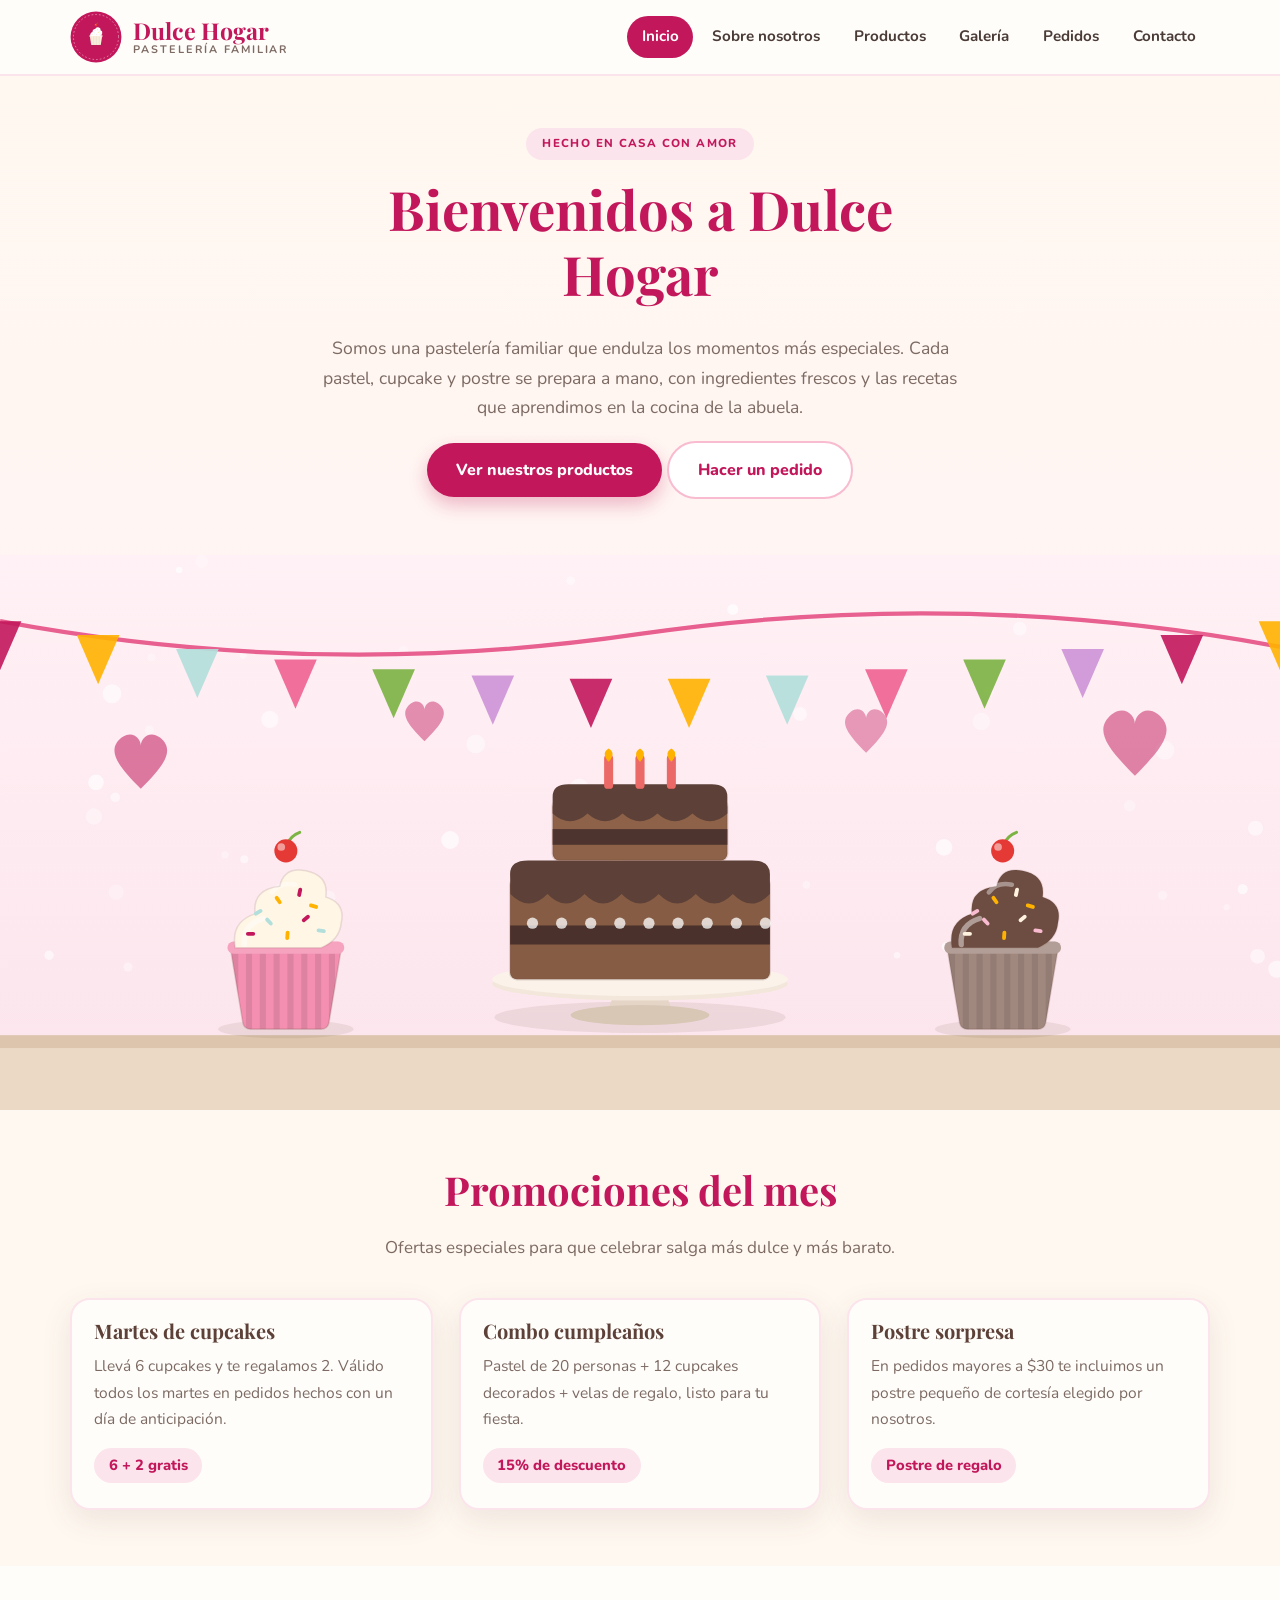
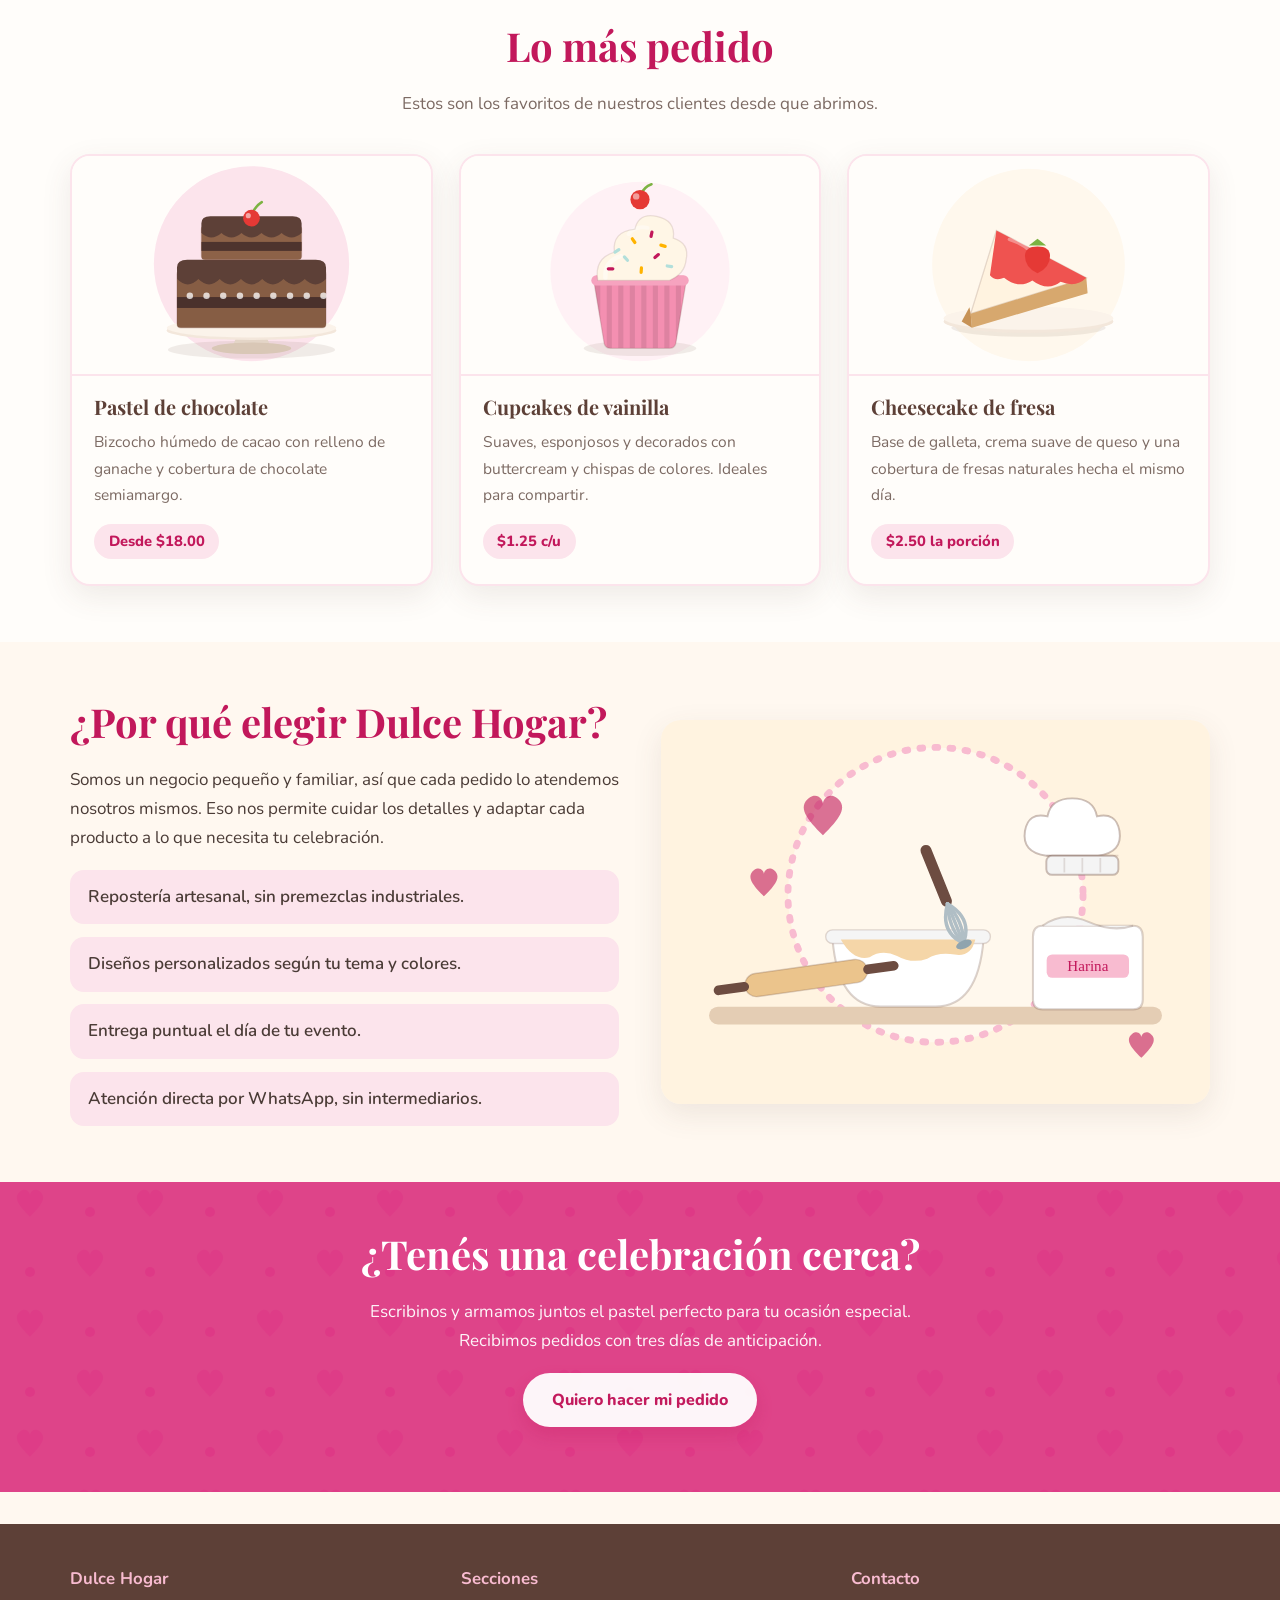
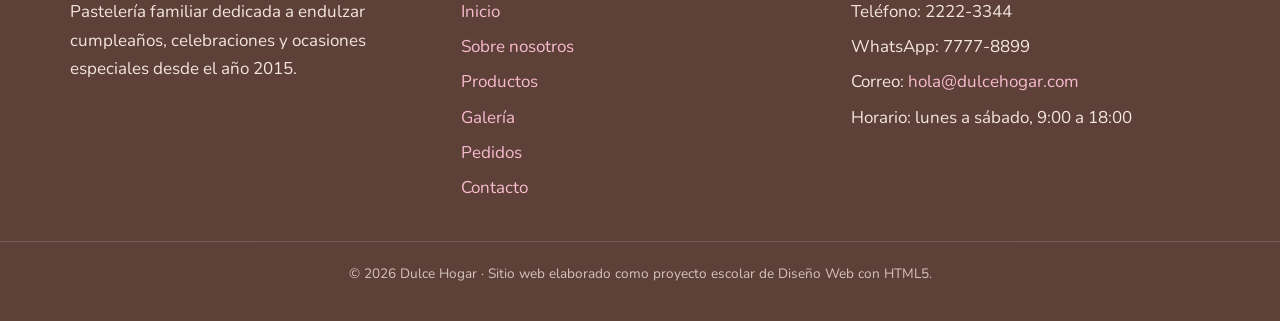
<file: index.html>
<!DOCTYPE html>
<html lang="es">
<head>
  <meta charset="UTF-8">
  <meta name="viewport" content="width=device-width, initial-scale=1.0">
  <title>Dulce Hogar | Pastelería familiar</title>
  <meta name="description" content="Dulce Hogar es una pastelería familiar que elabora pasteles, cupcakes y postres artesanales para cumpleaños, celebraciones y ocasiones especiales.">
  <meta name="author" content="Dulce Hogar">
  <link rel="icon" href="[data-uri]" type="image/svg+xml">
  <link rel="preconnect" href="https://fonts.googleapis.com">
  <link rel="preconnect" href="https://fonts.gstatic.com" crossorigin>
  <link href="https://fonts.googleapis.com/css2?family=Nunito:wght@400;600;800&family=Playfair+Display:wght@600;700&display=swap" rel="stylesheet">
  <style>
/* ============================================================
   Dulce Hogar - Pastelería familiar
   Hoja de estilos principal
   ============================================================ */

:root {
  --rosa: #c2185b;
  --rosa-medio: #e8608f;
  --rosa-claro: #f8bbd0;
  --rosa-palo: #fce4ec;
  --crema: #fff8f0;
  --crema-fuerte: #ffe9cf;
  --cafe: #5d4037;
  --texto: #4a3b36;
  --texto-suave: #7c6a63;
  --blanco: #fffdfa;
  --verde: #7cb342;
  --sombra: 0 10px 30px rgba(93, 64, 55, 0.10);
  --sombra-fuerte: 0 18px 40px rgba(93, 64, 55, 0.18);
  --radio: 20px;
}

/* ---------- Base ---------- */
* { box-sizing: border-box; }

html { scroll-behavior: smooth; }

body {
  margin: 0;
  font-family: "Nunito", "Segoe UI", Arial, sans-serif;
  color: var(--texto);
  background: var(--crema);
  line-height: 1.7;
  font-size: 17px;
}

h1, h2, h3 {
  font-family: "Playfair Display", Georgia, "Times New Roman", serif;
  color: var(--rosa);
  line-height: 1.2;
  margin: 0 0 .5em;
}

h1 { font-size: clamp(2.1rem, 5vw, 3.4rem); }
h2 { font-size: clamp(1.7rem, 3.6vw, 2.5rem); }
h3 { font-size: 1.25rem; color: var(--cafe); }

p { margin: 0 0 1em; }

a { color: var(--rosa); }

img { max-width: 100%; display: block; }

.contenedor {
  width: min(1140px, 92%);
  margin-inline: auto;
}

/* ---------- Encabezado y navegación ---------- */
.encabezado {
  position: sticky;
  top: 0;
  z-index: 50;
  background: rgba(255, 253, 250, .95);
  backdrop-filter: blur(6px);
  border-bottom: 2px solid var(--rosa-palo);
}

.barra {
  display: flex;
  align-items: center;
  justify-content: space-between;
  gap: 1rem;
  padding: .7rem 0;
}

.logo {
  display: flex;
  align-items: center;
  gap: .7rem;
  text-decoration: none;
  color: var(--rosa);
}

.logo img { width: 52px; height: 52px; }

.logo span {
  font-family: "Playfair Display", Georgia, serif;
  font-size: 1.45rem;
  font-weight: 700;
  line-height: 1.1;
}

.logo small {
  display: block;
  font-family: "Nunito", sans-serif;
  font-size: .68rem;
  letter-spacing: .18em;
  text-transform: uppercase;
  color: var(--texto-suave);
  font-weight: 700;
}

.menu {
  list-style: none;
  display: flex;
  gap: .3rem;
  margin: 0;
  padding: 0;
}

.menu a {
  display: block;
  padding: .5rem .9rem;
  border-radius: 999px;
  text-decoration: none;
  color: var(--texto);
  font-weight: 700;
  font-size: .95rem;
  transition: background .2s, color .2s;
}

.menu a:hover { background: var(--rosa-palo); color: var(--rosa); }

.menu a.activo { background: var(--rosa); color: #fff; }

.boton-menu {
  display: none;
  background: var(--rosa-palo);
  border: none;
  border-radius: 12px;
  padding: .55rem .8rem;
  font-size: 1.4rem;
  color: var(--rosa);
  cursor: pointer;
  line-height: 1;
}

/* ---------- Botones ---------- */
.boton {
  display: inline-block;
  background: var(--rosa);
  color: #fff;
  text-decoration: none;
  font-weight: 800;
  padding: .85rem 1.8rem;
  border-radius: 999px;
  border: none;
  cursor: pointer;
  font-size: 1rem;
  font-family: inherit;
  box-shadow: 0 8px 18px rgba(194, 24, 91, .28);
  transition: transform .2s, box-shadow .2s, background .2s;
}

.boton:hover { transform: translateY(-3px); box-shadow: 0 12px 24px rgba(194, 24, 91, .35); }

.boton.secundario {
  background: #fff;
  color: var(--rosa);
  border: 2px solid var(--rosa-claro);
  box-shadow: none;
}

.boton.secundario:hover { background: var(--rosa-palo); }

/* ---------- Portada ---------- */
.portada {
  position: relative;
  background: linear-gradient(180deg, var(--crema) 0%, #fff1f5 100%);
  padding: 3.2rem 0 0;
  text-align: center;
}

.portada-texto {
  max-width: 660px;
  margin-inline: auto;
  padding-bottom: 2.4rem;
}

.portada-imagen {
  width: 100%;
  height: auto;
  display: block;
}

.portada-texto p { font-size: 1.1rem; color: var(--texto-suave); }

.etiqueta {
  display: inline-block;
  background: var(--rosa-palo);
  color: var(--rosa);
  font-weight: 800;
  letter-spacing: .12em;
  text-transform: uppercase;
  font-size: .72rem;
  padding: .4rem 1rem;
  border-radius: 999px;
  margin-bottom: 1rem;
}

/* ---------- Cabecera interna de página ---------- */
.cabecera-pagina {
  background: url("[data-uri]") repeat, var(--crema-fuerte);
  padding: 3rem 0 2.6rem;
  text-align: center;
  border-bottom: 2px solid var(--rosa-palo);
}

.cabecera-pagina p {
  max-width: 640px;
  margin-inline: auto;
  color: var(--texto-suave);
}

/* ---------- Secciones ---------- */
.seccion { padding: 3.5rem 0; }

.seccion.alterna { background: var(--blanco); }

.seccion-titulo { text-align: center; margin-bottom: 2.2rem; }

.seccion-titulo p {
  max-width: 620px;
  margin-inline: auto;
  color: var(--texto-suave);
}

/* ---------- Rejillas y tarjetas ---------- */
.rejilla {
  display: grid;
  grid-template-columns: repeat(auto-fit, minmax(260px, 1fr));
  gap: 1.6rem;
}

.rejilla-2 { grid-template-columns: repeat(auto-fit, minmax(300px, 1fr)); }

.tarjeta {
  background: var(--blanco);
  border: 2px solid var(--rosa-palo);
  border-radius: var(--radio);
  overflow: hidden;
  box-shadow: var(--sombra);
  transition: transform .25s, box-shadow .25s;
  display: flex;
  flex-direction: column;
}

.tarjeta:hover { transform: translateY(-6px); box-shadow: var(--sombra-fuerte); }

.tarjeta img {
  width: 100%;
  height: 220px;
  object-fit: contain;
  background: var(--blanco);
  border-bottom: 2px solid var(--rosa-palo);
}

.tarjeta-cuerpo { padding: 1.2rem 1.4rem 1.6rem; flex: 1; }

.tarjeta-cuerpo p { color: var(--texto-suave); font-size: .97rem; }

.precio {
  display: inline-block;
  background: var(--rosa-palo);
  color: var(--rosa);
  font-weight: 800;
  padding: .3rem .9rem;
  border-radius: 999px;
  font-size: .92rem;
}

/* ---------- Bloque de texto + imagen ---------- */
.dos-columnas {
  display: grid;
  grid-template-columns: repeat(auto-fit, minmax(310px, 1fr));
  gap: 2.6rem;
  align-items: center;
}

.dos-columnas img { border-radius: var(--radio); box-shadow: var(--sombra); }

/* ---------- Lista de ventajas ---------- */
.ventajas {
  list-style: none;
  padding: 0;
  margin: 0;
  display: grid;
  gap: .8rem;
}

.ventajas li {
  background: var(--rosa-palo);
  border-radius: 14px;
  padding: .8rem 1.1rem;
  font-weight: 600;
}

/* ---------- Pasos numerados ---------- */
.pasos {
  list-style: none;
  counter-reset: paso;
  padding: 0;
  margin: 0;
  display: grid;
  grid-template-columns: repeat(auto-fit, minmax(240px, 1fr));
  gap: 1.4rem;
}

.pasos li {
  counter-increment: paso;
  background: var(--blanco);
  border: 2px solid var(--rosa-palo);
  border-radius: var(--radio);
  padding: 2.6rem 1.4rem 1.4rem;
  position: relative;
  box-shadow: var(--sombra);
}

.pasos li::before {
  content: counter(paso);
  position: absolute;
  top: -22px;
  left: 1.2rem;
  width: 46px;
  height: 46px;
  display: grid;
  place-items: center;
  background: var(--rosa);
  color: #fff;
  border-radius: 50%;
  font-weight: 800;
  font-size: 1.2rem;
  box-shadow: 0 6px 14px rgba(194, 24, 91, .3);
}

.pasos h3 { margin-bottom: .3rem; }

/* ---------- Galería ---------- */
.galeria {
  display: grid;
  grid-template-columns: repeat(auto-fit, minmax(210px, 1fr));
  gap: 1.2rem;
}

.galeria figure {
  margin: 0;
  background: var(--blanco);
  border: 2px solid var(--rosa-palo);
  border-radius: var(--radio);
  overflow: hidden;
  box-shadow: var(--sombra);
  transition: transform .25s;
}

.galeria figure:hover { transform: scale(1.03) rotate(-1deg); }

.galeria img {
  height: 190px;
  object-fit: contain;
  width: 100%;
  background: var(--blanco);
  border-bottom: 2px solid var(--rosa-palo);
}

.galeria figcaption {
  padding: .7rem 1rem 1rem;
  text-align: center;
  font-weight: 700;
  color: var(--cafe);
  font-size: .95rem;
}

/* ---------- Formularios ---------- */
.formulario {
  background: var(--blanco);
  border: 2px solid var(--rosa-palo);
  border-radius: var(--radio);
  padding: 1.8rem;
  box-shadow: var(--sombra);
  display: grid;
  gap: 1rem;
}

.campo { display: grid; gap: .35rem; }

.campo label { font-weight: 800; font-size: .93rem; color: var(--cafe); }

.campo input,
.campo select,
.campo textarea {
  font-family: inherit;
  font-size: 1rem;
  padding: .75rem .9rem;
  border: 2px solid var(--rosa-palo);
  border-radius: 12px;
  background: var(--crema);
  color: var(--texto);
}

.campo input:focus,
.campo select:focus,
.campo textarea:focus {
  outline: 3px solid var(--rosa-claro);
  border-color: var(--rosa-medio);
}

.campo textarea { min-height: 120px; resize: vertical; }

.campos-dobles {
  display: grid;
  grid-template-columns: repeat(auto-fit, minmax(220px, 1fr));
  gap: 1rem;
}

.aviso-form {
  font-size: .85rem;
  color: var(--texto-suave);
  margin: 0;
}

/* ---------- Datos de contacto ---------- */
.datos-contacto { list-style: none; padding: 0; margin: 0; display: grid; gap: 1rem; }

.datos-contacto li {
  background: var(--blanco);
  border: 2px solid var(--rosa-palo);
  border-radius: 16px;
  padding: 1rem 1.2rem;
}

.datos-contacto strong { display: block; color: var(--rosa); }

.redes { display: flex; flex-wrap: wrap; gap: .7rem; padding: 0; margin: 0; list-style: none; }

.redes a {
  display: inline-block;
  background: var(--rosa-palo);
  color: var(--rosa);
  text-decoration: none;
  font-weight: 800;
  padding: .6rem 1.2rem;
  border-radius: 999px;
  transition: background .2s, color .2s;
}

.redes a:hover { background: var(--rosa); color: #fff; }

/* ---------- Franja destacada ---------- */
.franja {
  background: var(--rosa);
  color: #fff;
  text-align: center;
  padding: 3rem 0;
  background-image: url("[data-uri]");
  background-blend-mode: soft-light;
}

.franja h2 { color: #fff; }

.franja p { max-width: 620px; margin-inline: auto; opacity: .95; }

.franja .boton { background: #fff; color: var(--rosa); }

/* ---------- Tabla ---------- */
.tabla {
  width: 100%;
  border-collapse: collapse;
  background: var(--blanco);
  border-radius: var(--radio);
  overflow: hidden;
  box-shadow: var(--sombra);
}

.tabla caption {
  caption-side: top;
  text-align: left;
  font-weight: 800;
  color: var(--texto-suave);
  padding-bottom: .6rem;
}

.tabla th, .tabla td { padding: .85rem 1rem; text-align: left; border-bottom: 1px solid var(--rosa-palo); }

.tabla thead th { background: var(--rosa); color: #fff; }

.tabla tbody tr:nth-child(even) { background: var(--rosa-palo); }

.envoltorio-tabla { overflow-x: auto; }

/* ---------- Pie de página ---------- */
.pie {
  background: var(--cafe);
  color: #f3e5df;
  padding: 2.8rem 0 1.4rem;
  margin-top: 2rem;
}

.pie h3 { color: var(--rosa-claro); font-family: "Nunito", sans-serif; font-size: 1.05rem; }

.pie a { color: var(--rosa-claro); text-decoration: none; }

.pie a:hover { text-decoration: underline; }

.pie-rejilla {
  display: grid;
  grid-template-columns: repeat(auto-fit, minmax(220px, 1fr));
  gap: 2rem;
}

.pie ul { list-style: none; padding: 0; margin: 0; }

.pie li { margin-bottom: .4rem; }

.pie-final {
  text-align: center;
  border-top: 1px solid rgba(255, 255, 255, .18);
  margin-top: 2rem;
  padding-top: 1.2rem;
  font-size: .85rem;
  opacity: .8;
}

/* ---------- Responsivo ---------- */
@media (max-width: 860px) {
  .boton-menu { display: block; }

  .menu {
    display: none;
    position: absolute;
    top: 100%;
    left: 0;
    right: 0;
    flex-direction: column;
    background: var(--blanco);
    padding: .8rem;
    gap: .2rem;
    border-bottom: 2px solid var(--rosa-palo);
    box-shadow: var(--sombra);
  }

  .menu.abierto { display: flex; }

  .encabezado { position: relative; }

  .portada { padding: 2.2rem 0 0; }

  .tarjeta img { height: 190px; }
}

  </style>
</head>

<body>
  <!-- ===================== ENCABEZADO ===================== -->
  <header class="encabezado">
    <div class="contenedor barra">
      <a class="logo" href="index.html">
        <img src="[data-uri]" alt="Logotipo de Dulce Hogar">
        <span>Dulce Hogar<small>Pastelería familiar</small></span>
      </a>

      <button class="boton-menu" type="button" aria-label="Abrir menú" aria-expanded="false" aria-controls="menu-principal">&#9776;</button>

      <nav aria-label="Menú principal">
        <ul class="menu" id="menu-principal">
          <li><a class="activo" href="index.html">Inicio</a></li>
          <li><a href="nosotros.html">Sobre nosotros</a></li>
          <li><a href="productos.html">Productos</a></li>
          <li><a href="galeria.html">Galería</a></li>
          <li><a href="pedidos.html">Pedidos</a></li>
          <li><a href="contacto.html">Contacto</a></li>
        </ul>
      </nav>
    </div>
  </header>

  <main>
    <!-- ===================== PORTADA / BIENVENIDA ===================== -->
    <section class="portada">
      <div class="contenedor">
        <div class="portada-texto">
          <span class="etiqueta">Hecho en casa con amor</span>
          <h1>Bienvenidos a Dulce Hogar</h1>
          <p>Somos una pastelería familiar que endulza los momentos más especiales.
             Cada pastel, cupcake y postre se prepara a mano, con ingredientes frescos
             y las recetas que aprendimos en la cocina de la abuela.</p>
          <p>
            <a class="boton" href="productos.html">Ver nuestros productos</a>
            <a class="boton secundario" href="pedidos.html">Hacer un pedido</a>
          </p>
        </div>
      </div>
      <img class="portada-imagen" src="[data-uri]" alt="Ilustración de una mesa con un pastel de chocolate y dos cupcakes decorados">
    </section>

    <!-- ===================== PROMOCIONES ===================== -->
    <section class="seccion" id="promociones">
      <div class="contenedor">
        <div class="seccion-titulo">
          <h2>Promociones del mes</h2>
          <p>Ofertas especiales para que celebrar salga más dulce y más barato.</p>
        </div>

        <div class="rejilla">
          <article class="tarjeta">
            <div class="tarjeta-cuerpo">
              <h3>Martes de cupcakes</h3>
              <p>Llevá 6 cupcakes y te regalamos 2. Válido todos los martes en pedidos hechos con un día de anticipación.</p>
              <span class="precio">6 + 2 gratis</span>
            </div>
          </article>

          <article class="tarjeta">
            <div class="tarjeta-cuerpo">
              <h3>Combo cumpleaños</h3>
              <p>Pastel de 20 personas + 12 cupcakes decorados + velas de regalo, listo para tu fiesta.</p>
              <span class="precio">15% de descuento</span>
            </div>
          </article>

          <article class="tarjeta">
            <div class="tarjeta-cuerpo">
              <h3>Postre sorpresa</h3>
              <p>En pedidos mayores a $30 te incluimos un postre pequeño de cortesía elegido por nosotros.</p>
              <span class="precio">Postre de regalo</span>
            </div>
          </article>
        </div>
      </div>
    </section>

    <!-- ===================== PRODUCTOS DESTACADOS ===================== -->
    <section class="seccion alterna" id="destacados">
      <div class="contenedor">
        <div class="seccion-titulo">
          <h2>Lo más pedido</h2>
          <p>Estos son los favoritos de nuestros clientes desde que abrimos.</p>
        </div>

        <div class="rejilla">
          <article class="tarjeta">
            <img src="[data-uri]" alt="Ilustración de un pastel de chocolate de dos pisos">
            <div class="tarjeta-cuerpo">
              <h3>Pastel de chocolate</h3>
              <p>Bizcocho húmedo de cacao con relleno de ganache y cobertura de chocolate semiamargo.</p>
              <span class="precio">Desde $18.00</span>
            </div>
          </article>

          <article class="tarjeta">
            <img src="[data-uri]" alt="Ilustración de un cupcake de vainilla con chispas de colores">
            <div class="tarjeta-cuerpo">
              <h3>Cupcakes de vainilla</h3>
              <p>Suaves, esponjosos y decorados con buttercream y chispas de colores. Ideales para compartir.</p>
              <span class="precio">$1.25 c/u</span>
            </div>
          </article>

          <article class="tarjeta">
            <img src="[data-uri]" alt="Ilustración de una rebanada de cheesecake con fresa">
            <div class="tarjeta-cuerpo">
              <h3>Cheesecake de fresa</h3>
              <p>Base de galleta, crema suave de queso y una cobertura de fresas naturales hecha el mismo día.</p>
              <span class="precio">$2.50 la porción</span>
            </div>
          </article>
        </div>
      </div>
    </section>

    <!-- ===================== POR QUÉ ELEGIRNOS ===================== -->
    <section class="seccion">
      <div class="contenedor dos-columnas">
        <div>
          <h2>¿Por qué elegir Dulce Hogar?</h2>
          <p>Somos un negocio pequeño y familiar, así que cada pedido lo atendemos
             nosotros mismos. Eso nos permite cuidar los detalles y adaptar cada
             producto a lo que necesita tu celebración.</p>
          <ul class="ventajas">
            <li>Repostería artesanal, sin premezclas industriales.</li>
            <li>Diseños personalizados según tu tema y colores.</li>
            <li>Entrega puntual el día de tu evento.</li>
            <li>Atención directa por WhatsApp, sin intermediarios.</li>
          </ul>
        </div>
        <img src="[data-uri]" alt="Ilustración de una cocina con tazón, batidor, rodillo y harina">
      </div>
    </section>

    <!-- ===================== LLAMADO A LA ACCIÓN ===================== -->
    <section class="franja">
      <div class="contenedor">
        <h2>¿Tenés una celebración cerca?</h2>
        <p>Escribinos y armamos juntos el pastel perfecto para tu ocasión especial.
           Recibimos pedidos con tres días de anticipación.</p>
        <p><a class="boton" href="pedidos.html">Quiero hacer mi pedido</a></p>
      </div>
    </section>
  </main>

  <!-- ===================== PIE DE PÁGINA ===================== -->
  <footer class="pie">
    <div class="contenedor pie-rejilla">
      <div>
        <h3>Dulce Hogar</h3>
        <p>Pastelería familiar dedicada a endulzar cumpleaños, celebraciones
           y ocasiones especiales desde el año 2015.</p>
      </div>
      <div>
        <h3>Secciones</h3>
        <ul>
          <li><a href="index.html">Inicio</a></li>
          <li><a href="nosotros.html">Sobre nosotros</a></li>
          <li><a href="productos.html">Productos</a></li>
          <li><a href="galeria.html">Galería</a></li>
          <li><a href="pedidos.html">Pedidos</a></li>
          <li><a href="contacto.html">Contacto</a></li>
        </ul>
      </div>
      <div>
        <h3>Contacto</h3>
        <ul>
          <li>Teléfono: 2222-3344</li>
          <li>WhatsApp: 7777-8899</li>
          <li>Correo: <a href="mailto:hola@dulcehogar.com">hola@dulcehogar.com</a></li>
          <li>Horario: lunes a sábado, 9:00 a 18:00</li>
        </ul>
      </div>
    </div>
    <p class="pie-final">&copy; 2026 Dulce Hogar &middot; Sitio web elaborado como proyecto escolar de Diseño Web con HTML5.</p>
  </footer>

  <script>
/* Menú responsivo: abre y cierra la navegación en pantallas pequeñas */
document.addEventListener("DOMContentLoaded", function () {
  var boton = document.querySelector(".boton-menu");
  var menu = document.getElementById("menu-principal");

  if (boton && menu) {
    boton.addEventListener("click", function () {
      var abierto = menu.classList.toggle("abierto");
      boton.setAttribute("aria-expanded", abierto ? "true" : "false");
    });
  }

  /* Mensaje de confirmación en los formularios (demostración escolar) */
  var formularios = document.querySelectorAll("form[data-demo]");
  formularios.forEach(function (form) {
    form.addEventListener("submit", function (evento) {
      evento.preventDefault();
      var aviso = form.querySelector(".mensaje-enviado");
      if (aviso) {
        aviso.hidden = false;
        aviso.focus();
      }
      form.reset();
    });
  });
});

  </script>
</body>
</html>
</file>
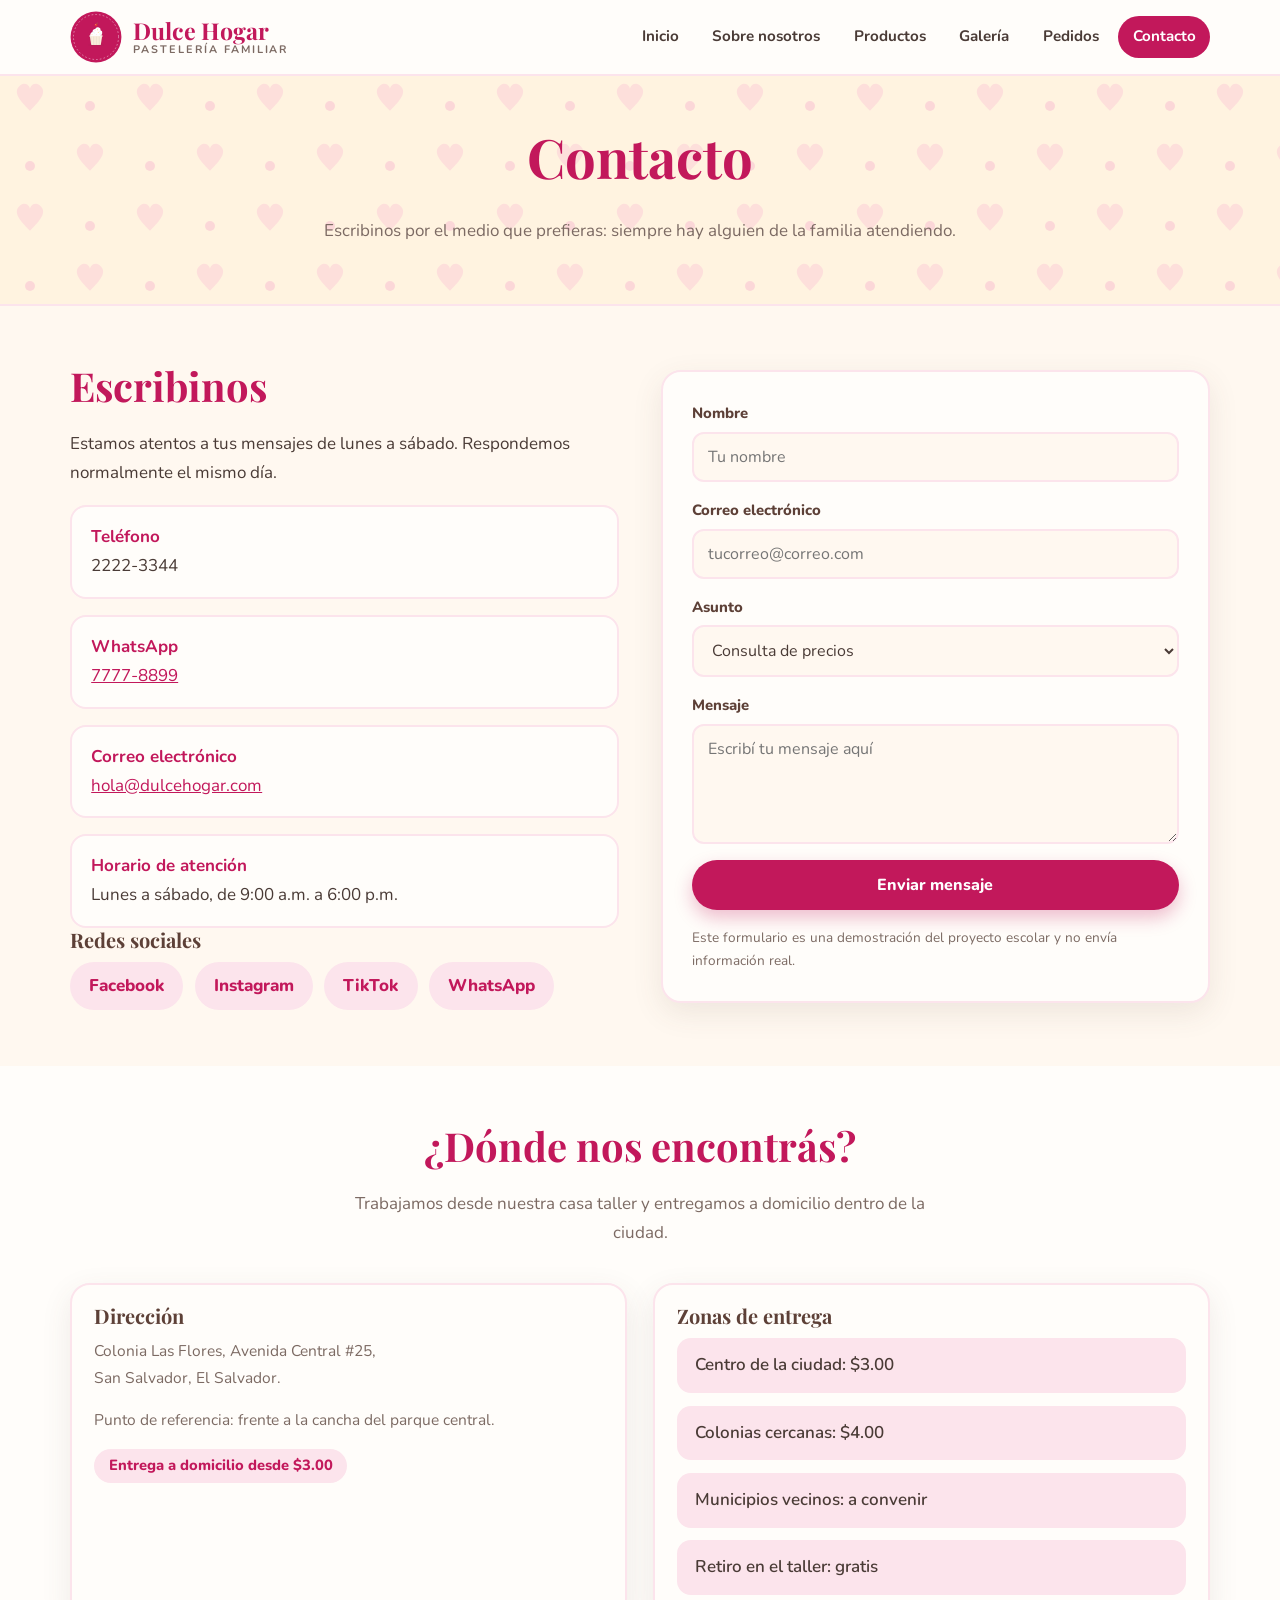
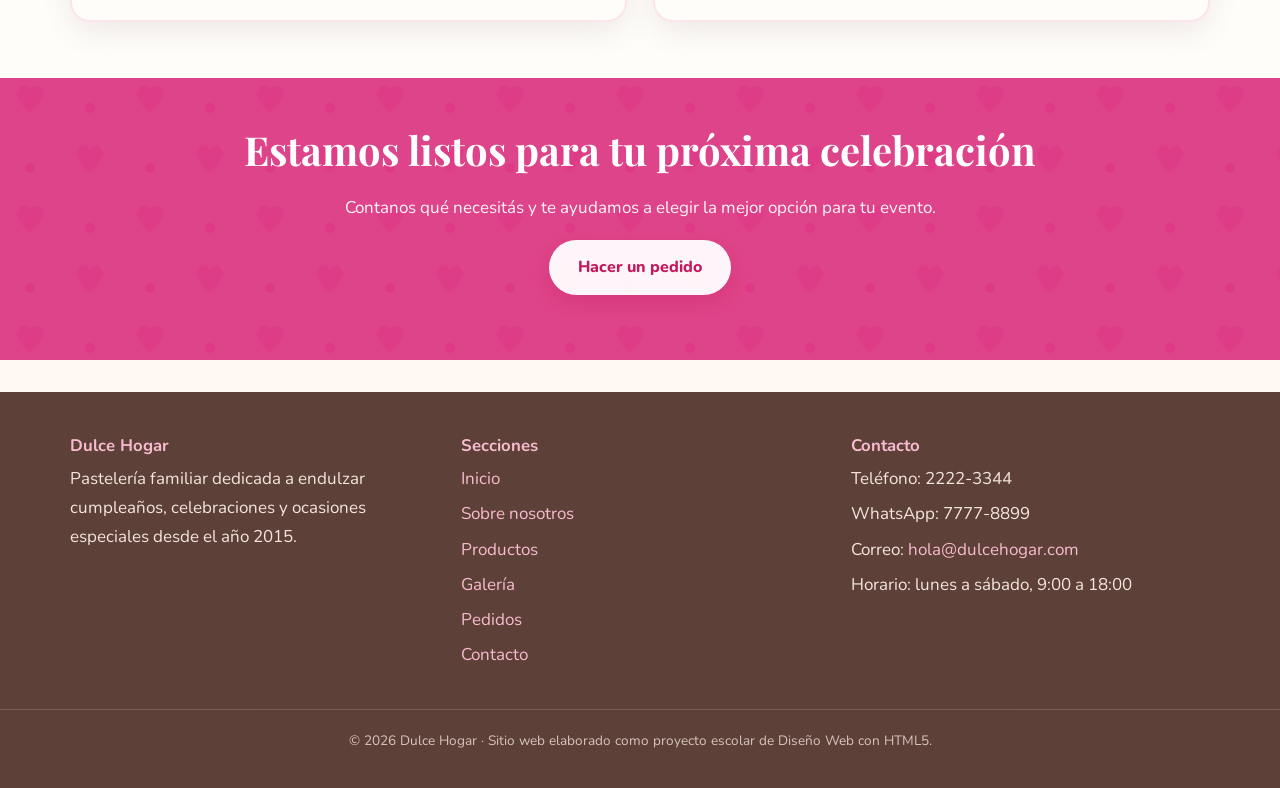
<file: contacto.html>
<!DOCTYPE html>
<html lang="es">
<head>
  <meta charset="UTF-8">
  <meta name="viewport" content="width=device-width, initial-scale=1.0">
  <title>Contacto | Dulce Hogar</title>
  <meta name="description" content="Teléfono, WhatsApp, correo, redes sociales y ubicación de la pastelería familiar Dulce Hogar.">
  <meta name="author" content="Dulce Hogar">
  <link rel="icon" href="[data-uri]" type="image/svg+xml">
  <link rel="preconnect" href="https://fonts.googleapis.com">
  <link rel="preconnect" href="https://fonts.gstatic.com" crossorigin>
  <link href="https://fonts.googleapis.com/css2?family=Nunito:wght@400;600;800&family=Playfair+Display:wght@600;700&display=swap" rel="stylesheet">
  <style>
/* ============================================================
   Dulce Hogar - Pastelería familiar
   Hoja de estilos principal
   ============================================================ */

:root {
  --rosa: #c2185b;
  --rosa-medio: #e8608f;
  --rosa-claro: #f8bbd0;
  --rosa-palo: #fce4ec;
  --crema: #fff8f0;
  --crema-fuerte: #ffe9cf;
  --cafe: #5d4037;
  --texto: #4a3b36;
  --texto-suave: #7c6a63;
  --blanco: #fffdfa;
  --verde: #7cb342;
  --sombra: 0 10px 30px rgba(93, 64, 55, 0.10);
  --sombra-fuerte: 0 18px 40px rgba(93, 64, 55, 0.18);
  --radio: 20px;
}

/* ---------- Base ---------- */
* { box-sizing: border-box; }

html { scroll-behavior: smooth; }

body {
  margin: 0;
  font-family: "Nunito", "Segoe UI", Arial, sans-serif;
  color: var(--texto);
  background: var(--crema);
  line-height: 1.7;
  font-size: 17px;
}

h1, h2, h3 {
  font-family: "Playfair Display", Georgia, "Times New Roman", serif;
  color: var(--rosa);
  line-height: 1.2;
  margin: 0 0 .5em;
}

h1 { font-size: clamp(2.1rem, 5vw, 3.4rem); }
h2 { font-size: clamp(1.7rem, 3.6vw, 2.5rem); }
h3 { font-size: 1.25rem; color: var(--cafe); }

p { margin: 0 0 1em; }

a { color: var(--rosa); }

img { max-width: 100%; display: block; }

.contenedor {
  width: min(1140px, 92%);
  margin-inline: auto;
}

/* ---------- Encabezado y navegación ---------- */
.encabezado {
  position: sticky;
  top: 0;
  z-index: 50;
  background: rgba(255, 253, 250, .95);
  backdrop-filter: blur(6px);
  border-bottom: 2px solid var(--rosa-palo);
}

.barra {
  display: flex;
  align-items: center;
  justify-content: space-between;
  gap: 1rem;
  padding: .7rem 0;
}

.logo {
  display: flex;
  align-items: center;
  gap: .7rem;
  text-decoration: none;
  color: var(--rosa);
}

.logo img { width: 52px; height: 52px; }

.logo span {
  font-family: "Playfair Display", Georgia, serif;
  font-size: 1.45rem;
  font-weight: 700;
  line-height: 1.1;
}

.logo small {
  display: block;
  font-family: "Nunito", sans-serif;
  font-size: .68rem;
  letter-spacing: .18em;
  text-transform: uppercase;
  color: var(--texto-suave);
  font-weight: 700;
}

.menu {
  list-style: none;
  display: flex;
  gap: .3rem;
  margin: 0;
  padding: 0;
}

.menu a {
  display: block;
  padding: .5rem .9rem;
  border-radius: 999px;
  text-decoration: none;
  color: var(--texto);
  font-weight: 700;
  font-size: .95rem;
  transition: background .2s, color .2s;
}

.menu a:hover { background: var(--rosa-palo); color: var(--rosa); }

.menu a.activo { background: var(--rosa); color: #fff; }

.boton-menu {
  display: none;
  background: var(--rosa-palo);
  border: none;
  border-radius: 12px;
  padding: .55rem .8rem;
  font-size: 1.4rem;
  color: var(--rosa);
  cursor: pointer;
  line-height: 1;
}

/* ---------- Botones ---------- */
.boton {
  display: inline-block;
  background: var(--rosa);
  color: #fff;
  text-decoration: none;
  font-weight: 800;
  padding: .85rem 1.8rem;
  border-radius: 999px;
  border: none;
  cursor: pointer;
  font-size: 1rem;
  font-family: inherit;
  box-shadow: 0 8px 18px rgba(194, 24, 91, .28);
  transition: transform .2s, box-shadow .2s, background .2s;
}

.boton:hover { transform: translateY(-3px); box-shadow: 0 12px 24px rgba(194, 24, 91, .35); }

.boton.secundario {
  background: #fff;
  color: var(--rosa);
  border: 2px solid var(--rosa-claro);
  box-shadow: none;
}

.boton.secundario:hover { background: var(--rosa-palo); }

/* ---------- Portada ---------- */
.portada {
  position: relative;
  background: linear-gradient(180deg, var(--crema) 0%, #fff1f5 100%);
  padding: 3.2rem 0 0;
  text-align: center;
}

.portada-texto {
  max-width: 660px;
  margin-inline: auto;
  padding-bottom: 2.4rem;
}

.portada-imagen {
  width: 100%;
  height: auto;
  display: block;
}

.portada-texto p { font-size: 1.1rem; color: var(--texto-suave); }

.etiqueta {
  display: inline-block;
  background: var(--rosa-palo);
  color: var(--rosa);
  font-weight: 800;
  letter-spacing: .12em;
  text-transform: uppercase;
  font-size: .72rem;
  padding: .4rem 1rem;
  border-radius: 999px;
  margin-bottom: 1rem;
}

/* ---------- Cabecera interna de página ---------- */
.cabecera-pagina {
  background: url("[data-uri]") repeat, var(--crema-fuerte);
  padding: 3rem 0 2.6rem;
  text-align: center;
  border-bottom: 2px solid var(--rosa-palo);
}

.cabecera-pagina p {
  max-width: 640px;
  margin-inline: auto;
  color: var(--texto-suave);
}

/* ---------- Secciones ---------- */
.seccion { padding: 3.5rem 0; }

.seccion.alterna { background: var(--blanco); }

.seccion-titulo { text-align: center; margin-bottom: 2.2rem; }

.seccion-titulo p {
  max-width: 620px;
  margin-inline: auto;
  color: var(--texto-suave);
}

/* ---------- Rejillas y tarjetas ---------- */
.rejilla {
  display: grid;
  grid-template-columns: repeat(auto-fit, minmax(260px, 1fr));
  gap: 1.6rem;
}

.rejilla-2 { grid-template-columns: repeat(auto-fit, minmax(300px, 1fr)); }

.tarjeta {
  background: var(--blanco);
  border: 2px solid var(--rosa-palo);
  border-radius: var(--radio);
  overflow: hidden;
  box-shadow: var(--sombra);
  transition: transform .25s, box-shadow .25s;
  display: flex;
  flex-direction: column;
}

.tarjeta:hover { transform: translateY(-6px); box-shadow: var(--sombra-fuerte); }

.tarjeta img {
  width: 100%;
  height: 220px;
  object-fit: contain;
  background: var(--blanco);
  border-bottom: 2px solid var(--rosa-palo);
}

.tarjeta-cuerpo { padding: 1.2rem 1.4rem 1.6rem; flex: 1; }

.tarjeta-cuerpo p { color: var(--texto-suave); font-size: .97rem; }

.precio {
  display: inline-block;
  background: var(--rosa-palo);
  color: var(--rosa);
  font-weight: 800;
  padding: .3rem .9rem;
  border-radius: 999px;
  font-size: .92rem;
}

/* ---------- Bloque de texto + imagen ---------- */
.dos-columnas {
  display: grid;
  grid-template-columns: repeat(auto-fit, minmax(310px, 1fr));
  gap: 2.6rem;
  align-items: center;
}

.dos-columnas img { border-radius: var(--radio); box-shadow: var(--sombra); }

/* ---------- Lista de ventajas ---------- */
.ventajas {
  list-style: none;
  padding: 0;
  margin: 0;
  display: grid;
  gap: .8rem;
}

.ventajas li {
  background: var(--rosa-palo);
  border-radius: 14px;
  padding: .8rem 1.1rem;
  font-weight: 600;
}

/* ---------- Pasos numerados ---------- */
.pasos {
  list-style: none;
  counter-reset: paso;
  padding: 0;
  margin: 0;
  display: grid;
  grid-template-columns: repeat(auto-fit, minmax(240px, 1fr));
  gap: 1.4rem;
}

.pasos li {
  counter-increment: paso;
  background: var(--blanco);
  border: 2px solid var(--rosa-palo);
  border-radius: var(--radio);
  padding: 2.6rem 1.4rem 1.4rem;
  position: relative;
  box-shadow: var(--sombra);
}

.pasos li::before {
  content: counter(paso);
  position: absolute;
  top: -22px;
  left: 1.2rem;
  width: 46px;
  height: 46px;
  display: grid;
  place-items: center;
  background: var(--rosa);
  color: #fff;
  border-radius: 50%;
  font-weight: 800;
  font-size: 1.2rem;
  box-shadow: 0 6px 14px rgba(194, 24, 91, .3);
}

.pasos h3 { margin-bottom: .3rem; }

/* ---------- Galería ---------- */
.galeria {
  display: grid;
  grid-template-columns: repeat(auto-fit, minmax(210px, 1fr));
  gap: 1.2rem;
}

.galeria figure {
  margin: 0;
  background: var(--blanco);
  border: 2px solid var(--rosa-palo);
  border-radius: var(--radio);
  overflow: hidden;
  box-shadow: var(--sombra);
  transition: transform .25s;
}

.galeria figure:hover { transform: scale(1.03) rotate(-1deg); }

.galeria img {
  height: 190px;
  object-fit: contain;
  width: 100%;
  background: var(--blanco);
  border-bottom: 2px solid var(--rosa-palo);
}

.galeria figcaption {
  padding: .7rem 1rem 1rem;
  text-align: center;
  font-weight: 700;
  color: var(--cafe);
  font-size: .95rem;
}

/* ---------- Formularios ---------- */
.formulario {
  background: var(--blanco);
  border: 2px solid var(--rosa-palo);
  border-radius: var(--radio);
  padding: 1.8rem;
  box-shadow: var(--sombra);
  display: grid;
  gap: 1rem;
}

.campo { display: grid; gap: .35rem; }

.campo label { font-weight: 800; font-size: .93rem; color: var(--cafe); }

.campo input,
.campo select,
.campo textarea {
  font-family: inherit;
  font-size: 1rem;
  padding: .75rem .9rem;
  border: 2px solid var(--rosa-palo);
  border-radius: 12px;
  background: var(--crema);
  color: var(--texto);
}

.campo input:focus,
.campo select:focus,
.campo textarea:focus {
  outline: 3px solid var(--rosa-claro);
  border-color: var(--rosa-medio);
}

.campo textarea { min-height: 120px; resize: vertical; }

.campos-dobles {
  display: grid;
  grid-template-columns: repeat(auto-fit, minmax(220px, 1fr));
  gap: 1rem;
}

.aviso-form {
  font-size: .85rem;
  color: var(--texto-suave);
  margin: 0;
}

/* ---------- Datos de contacto ---------- */
.datos-contacto { list-style: none; padding: 0; margin: 0; display: grid; gap: 1rem; }

.datos-contacto li {
  background: var(--blanco);
  border: 2px solid var(--rosa-palo);
  border-radius: 16px;
  padding: 1rem 1.2rem;
}

.datos-contacto strong { display: block; color: var(--rosa); }

.redes { display: flex; flex-wrap: wrap; gap: .7rem; padding: 0; margin: 0; list-style: none; }

.redes a {
  display: inline-block;
  background: var(--rosa-palo);
  color: var(--rosa);
  text-decoration: none;
  font-weight: 800;
  padding: .6rem 1.2rem;
  border-radius: 999px;
  transition: background .2s, color .2s;
}

.redes a:hover { background: var(--rosa); color: #fff; }

/* ---------- Franja destacada ---------- */
.franja {
  background: var(--rosa);
  color: #fff;
  text-align: center;
  padding: 3rem 0;
  background-image: url("[data-uri]");
  background-blend-mode: soft-light;
}

.franja h2 { color: #fff; }

.franja p { max-width: 620px; margin-inline: auto; opacity: .95; }

.franja .boton { background: #fff; color: var(--rosa); }

/* ---------- Tabla ---------- */
.tabla {
  width: 100%;
  border-collapse: collapse;
  background: var(--blanco);
  border-radius: var(--radio);
  overflow: hidden;
  box-shadow: var(--sombra);
}

.tabla caption {
  caption-side: top;
  text-align: left;
  font-weight: 800;
  color: var(--texto-suave);
  padding-bottom: .6rem;
}

.tabla th, .tabla td { padding: .85rem 1rem; text-align: left; border-bottom: 1px solid var(--rosa-palo); }

.tabla thead th { background: var(--rosa); color: #fff; }

.tabla tbody tr:nth-child(even) { background: var(--rosa-palo); }

.envoltorio-tabla { overflow-x: auto; }

/* ---------- Pie de página ---------- */
.pie {
  background: var(--cafe);
  color: #f3e5df;
  padding: 2.8rem 0 1.4rem;
  margin-top: 2rem;
}

.pie h3 { color: var(--rosa-claro); font-family: "Nunito", sans-serif; font-size: 1.05rem; }

.pie a { color: var(--rosa-claro); text-decoration: none; }

.pie a:hover { text-decoration: underline; }

.pie-rejilla {
  display: grid;
  grid-template-columns: repeat(auto-fit, minmax(220px, 1fr));
  gap: 2rem;
}

.pie ul { list-style: none; padding: 0; margin: 0; }

.pie li { margin-bottom: .4rem; }

.pie-final {
  text-align: center;
  border-top: 1px solid rgba(255, 255, 255, .18);
  margin-top: 2rem;
  padding-top: 1.2rem;
  font-size: .85rem;
  opacity: .8;
}

/* ---------- Responsivo ---------- */
@media (max-width: 860px) {
  .boton-menu { display: block; }

  .menu {
    display: none;
    position: absolute;
    top: 100%;
    left: 0;
    right: 0;
    flex-direction: column;
    background: var(--blanco);
    padding: .8rem;
    gap: .2rem;
    border-bottom: 2px solid var(--rosa-palo);
    box-shadow: var(--sombra);
  }

  .menu.abierto { display: flex; }

  .encabezado { position: relative; }

  .portada { padding: 2.2rem 0 0; }

  .tarjeta img { height: 190px; }
}

  </style>
</head>

<body>
  <!-- ===================== ENCABEZADO ===================== -->
  <header class="encabezado">
    <div class="contenedor barra">
      <a class="logo" href="index.html">
        <img src="[data-uri]" alt="Logotipo de Dulce Hogar">
        <span>Dulce Hogar<small>Pastelería familiar</small></span>
      </a>

      <button class="boton-menu" type="button" aria-label="Abrir menú" aria-expanded="false" aria-controls="menu-principal">&#9776;</button>

      <nav aria-label="Menú principal">
        <ul class="menu" id="menu-principal">
          <li><a href="index.html">Inicio</a></li>
          <li><a href="nosotros.html">Sobre nosotros</a></li>
          <li><a href="productos.html">Productos</a></li>
          <li><a href="galeria.html">Galería</a></li>
          <li><a href="pedidos.html">Pedidos</a></li>
          <li><a class="activo" href="contacto.html">Contacto</a></li>
        </ul>
      </nav>
    </div>
  </header>

  <main>
    <!-- ===================== CABECERA DE LA PÁGINA ===================== -->
    <section class="cabecera-pagina">
      <div class="contenedor">
        <h1>Contacto</h1>
        <p>Escribinos por el medio que prefieras: siempre hay alguien de la familia atendiendo.</p>
      </div>
    </section>

    <!-- ===================== DATOS DE CONTACTO ===================== -->
    <section class="seccion" id="datos">
      <div class="contenedor dos-columnas">
        <div>
          <h2>Escribinos</h2>
          <p>Estamos atentos a tus mensajes de lunes a sábado. Respondemos
             normalmente el mismo día.</p>

          <ul class="datos-contacto">
            <li><strong>Teléfono</strong> 2222-3344</li>
            <li><strong>WhatsApp</strong> <a href="https://wa.me/50377778899">7777-8899</a></li>
            <li><strong>Correo electrónico</strong> <a href="mailto:hola@dulcehogar.com">hola@dulcehogar.com</a></li>
            <li><strong>Horario de atención</strong> Lunes a sábado, de 9:00 a.m. a 6:00 p.m.</li>
          </ul>

          <h3>Redes sociales</h3>
          <ul class="redes">
            <li><a href="#">Facebook</a></li>
            <li><a href="#">Instagram</a></li>
            <li><a href="#">TikTok</a></li>
            <li><a href="https://wa.me/50377778899">WhatsApp</a></li>
          </ul>
        </div>

        <form class="formulario" data-demo action="#" method="post">
          <div class="campo">
            <label for="c-nombre">Nombre</label>
            <input type="text" id="c-nombre" name="nombre" placeholder="Tu nombre" required>
          </div>
          <div class="campo">
            <label for="c-correo">Correo electrónico</label>
            <input type="email" id="c-correo" name="correo" placeholder="tucorreo@correo.com" required>
          </div>
          <div class="campo">
            <label for="c-asunto">Asunto</label>
            <select id="c-asunto" name="asunto">
              <option>Consulta de precios</option>
              <option>Cotización de evento</option>
              <option>Sugerencia</option>
              <option>Otro</option>
            </select>
          </div>
          <div class="campo">
            <label for="c-mensaje">Mensaje</label>
            <textarea id="c-mensaje" name="mensaje" placeholder="Escribí tu mensaje aquí" required></textarea>
          </div>
          <button class="boton" type="submit">Enviar mensaje</button>
          <p class="mensaje-enviado" tabindex="-1" hidden><strong>¡Mensaje enviado!</strong> Gracias por escribirnos, te responderemos pronto.</p>
          <p class="aviso-form">Este formulario es una demostración del proyecto escolar y no envía información real.</p>
        </form>
      </div>
    </section>

    <!-- ===================== UBICACIÓN ===================== -->
    <section class="seccion alterna" id="ubicacion">
      <div class="contenedor">
        <div class="seccion-titulo">
          <h2>¿Dónde nos encontrás?</h2>
          <p>Trabajamos desde nuestra casa taller y entregamos a domicilio dentro de la ciudad.</p>
        </div>

        <div class="rejilla-2 rejilla">
          <article class="tarjeta">
            <div class="tarjeta-cuerpo">
              <h3>Dirección</h3>
              <p>Colonia Las Flores, Avenida Central #25,<br>San Salvador, El Salvador.</p>
              <p>Punto de referencia: frente a la cancha del parque central.</p>
              <span class="precio">Entrega a domicilio desde $3.00</span>
            </div>
          </article>

          <article class="tarjeta">
            <div class="tarjeta-cuerpo">
              <h3>Zonas de entrega</h3>
              <ul class="ventajas">
                <li>Centro de la ciudad: $3.00</li>
                <li>Colonias cercanas: $4.00</li>
                <li>Municipios vecinos: a convenir</li>
                <li>Retiro en el taller: gratis</li>
              </ul>
            </div>
          </article>
        </div>
      </div>
    </section>

    <section class="franja">
      <div class="contenedor">
        <h2>Estamos listos para tu próxima celebración</h2>
        <p>Contanos qué necesitás y te ayudamos a elegir la mejor opción para tu evento.</p>
        <p><a class="boton" href="pedidos.html">Hacer un pedido</a></p>
      </div>
    </section>

  </main>

  <!-- ===================== PIE DE PÁGINA ===================== -->
  <footer class="pie">
    <div class="contenedor pie-rejilla">
      <div>
        <h3>Dulce Hogar</h3>
        <p>Pastelería familiar dedicada a endulzar cumpleaños, celebraciones
           y ocasiones especiales desde el año 2015.</p>
      </div>
      <div>
        <h3>Secciones</h3>
        <ul>
          <li><a href="index.html">Inicio</a></li>
          <li><a href="nosotros.html">Sobre nosotros</a></li>
          <li><a href="productos.html">Productos</a></li>
          <li><a href="galeria.html">Galería</a></li>
          <li><a href="pedidos.html">Pedidos</a></li>
          <li><a href="contacto.html">Contacto</a></li>
        </ul>
      </div>
      <div>
        <h3>Contacto</h3>
        <ul>
          <li>Teléfono: 2222-3344</li>
          <li>WhatsApp: 7777-8899</li>
          <li>Correo: <a href="mailto:hola@dulcehogar.com">hola@dulcehogar.com</a></li>
          <li>Horario: lunes a sábado, 9:00 a 18:00</li>
        </ul>
      </div>
    </div>
    <p class="pie-final">&copy; 2026 Dulce Hogar &middot; Sitio web elaborado como proyecto escolar de Diseño Web con HTML5.</p>
  </footer>

  <script>
/* Menú responsivo: abre y cierra la navegación en pantallas pequeñas */
document.addEventListener("DOMContentLoaded", function () {
  var boton = document.querySelector(".boton-menu");
  var menu = document.getElementById("menu-principal");

  if (boton && menu) {
    boton.addEventListener("click", function () {
      var abierto = menu.classList.toggle("abierto");
      boton.setAttribute("aria-expanded", abierto ? "true" : "false");
    });
  }

  /* Mensaje de confirmación en los formularios (demostración escolar) */
  var formularios = document.querySelectorAll("form[data-demo]");
  formularios.forEach(function (form) {
    form.addEventListener("submit", function (evento) {
      evento.preventDefault();
      var aviso = form.querySelector(".mensaje-enviado");
      if (aviso) {
        aviso.hidden = false;
        aviso.focus();
      }
      form.reset();
    });
  });
});

  </script>
</body>
</html>
</file>
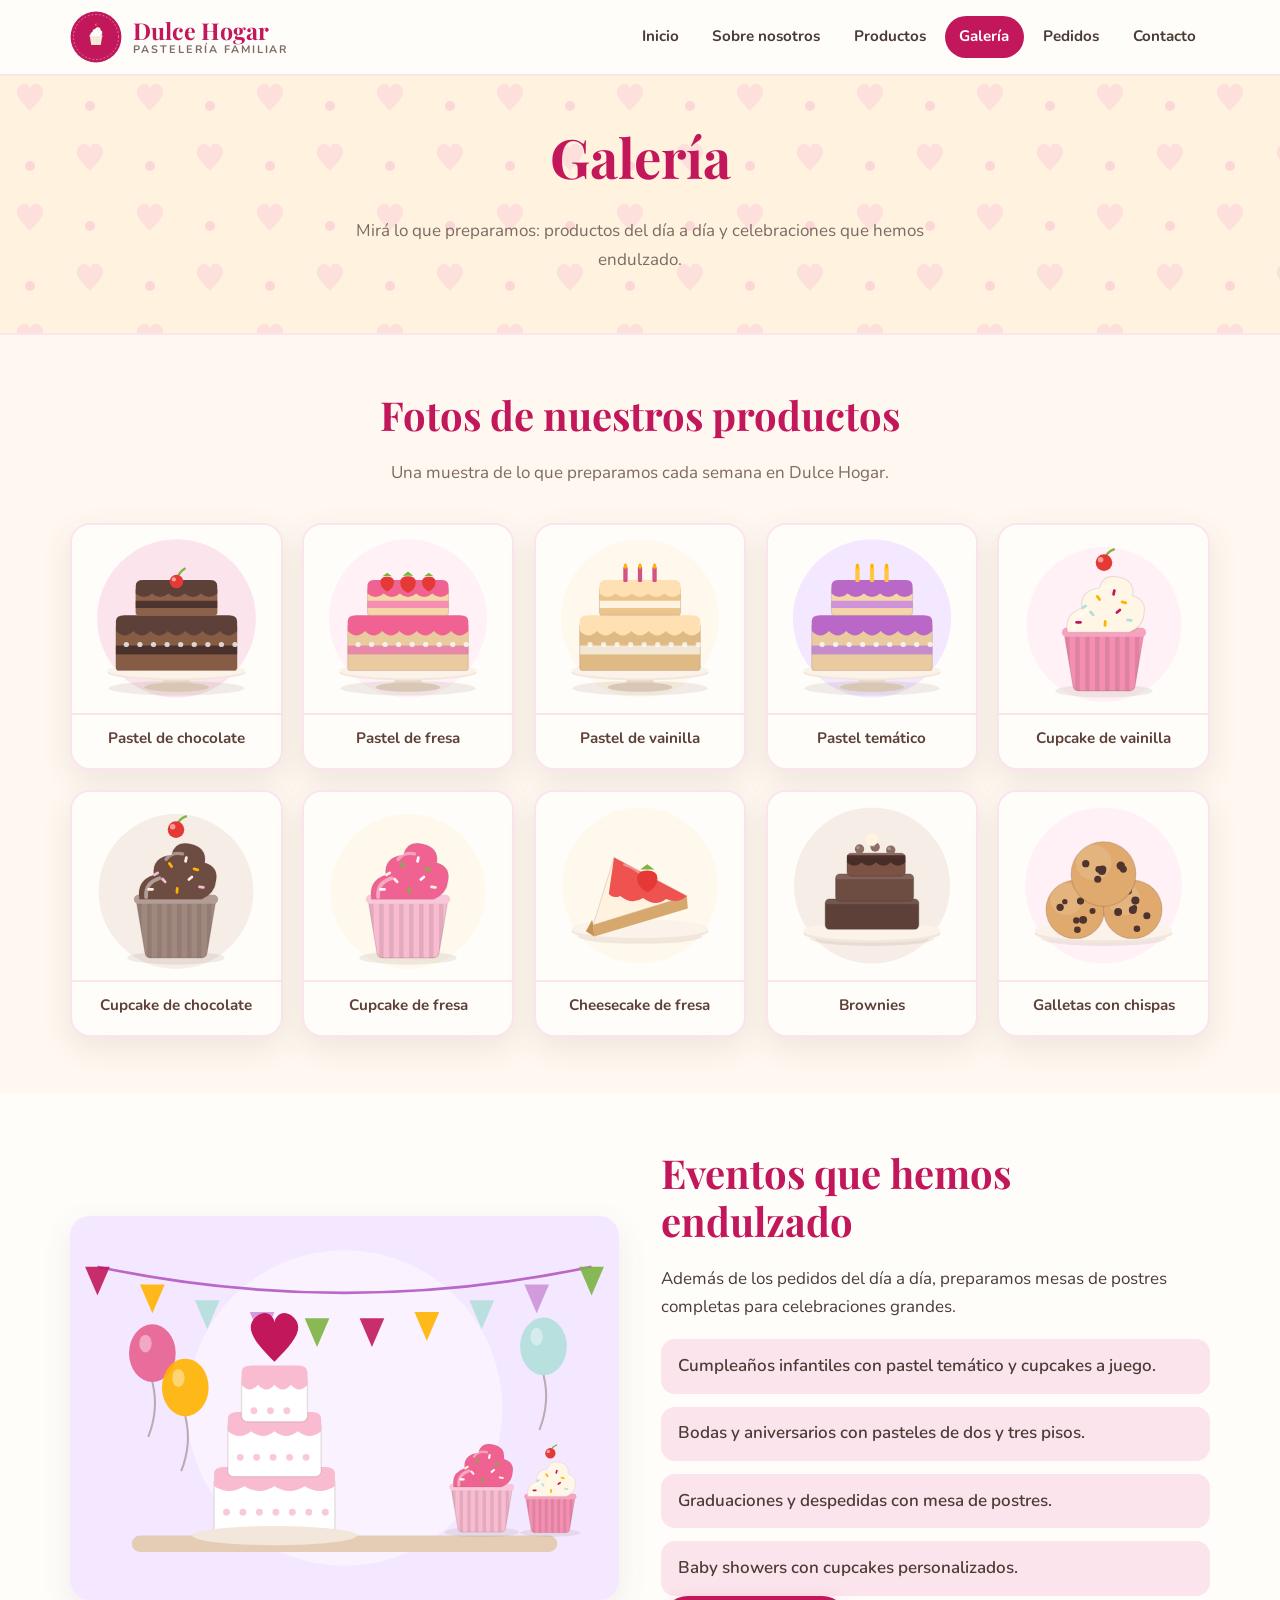
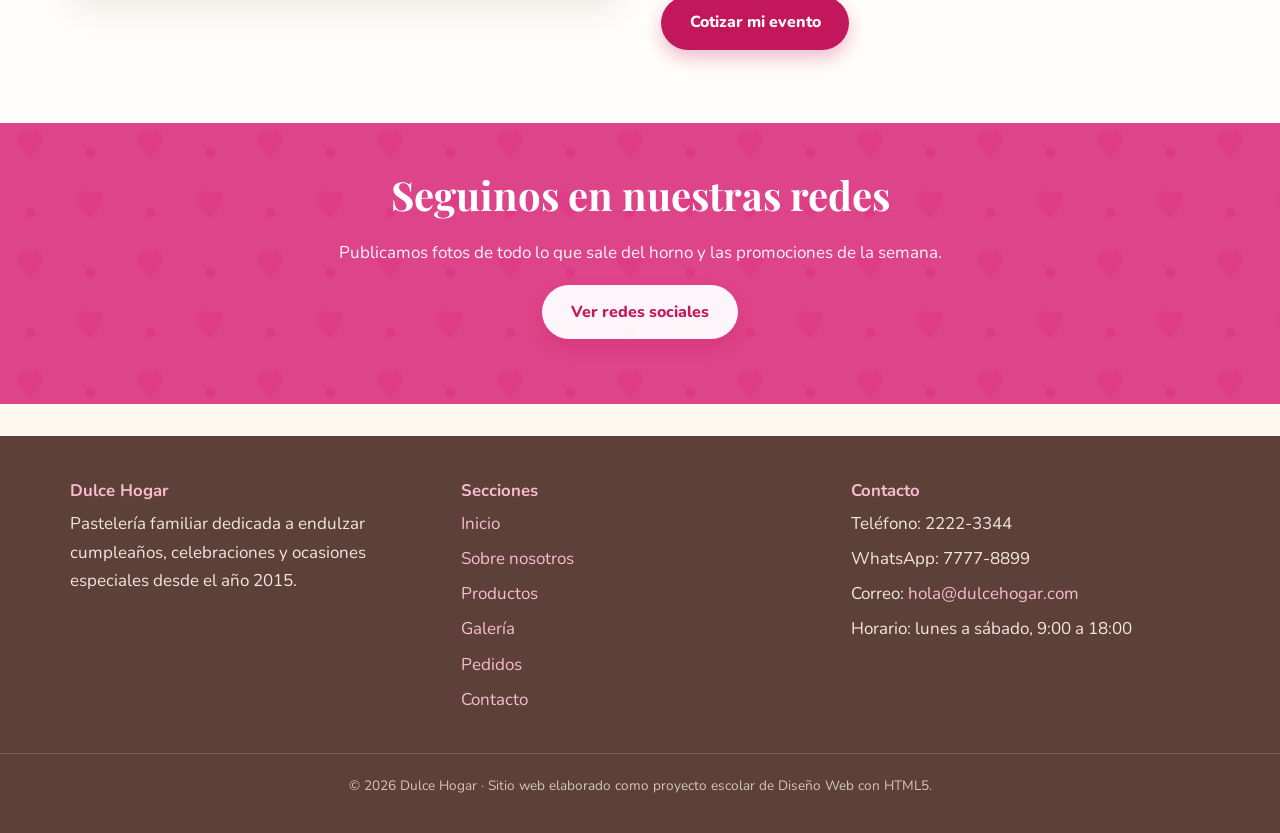
<file: galeria.html>
<!DOCTYPE html>
<html lang="es">
<head>
  <meta charset="UTF-8">
  <meta name="viewport" content="width=device-width, initial-scale=1.0">
  <title>Galería | Dulce Hogar</title>
  <meta name="description" content="Galería de fotos de los pasteles, cupcakes y postres de Dulce Hogar y de los eventos que hemos atendido.">
  <meta name="author" content="Dulce Hogar">
  <link rel="icon" href="[data-uri]" type="image/svg+xml">
  <link rel="preconnect" href="https://fonts.googleapis.com">
  <link rel="preconnect" href="https://fonts.gstatic.com" crossorigin>
  <link href="https://fonts.googleapis.com/css2?family=Nunito:wght@400;600;800&family=Playfair+Display:wght@600;700&display=swap" rel="stylesheet">
  <style>
/* ============================================================
   Dulce Hogar - Pastelería familiar
   Hoja de estilos principal
   ============================================================ */

:root {
  --rosa: #c2185b;
  --rosa-medio: #e8608f;
  --rosa-claro: #f8bbd0;
  --rosa-palo: #fce4ec;
  --crema: #fff8f0;
  --crema-fuerte: #ffe9cf;
  --cafe: #5d4037;
  --texto: #4a3b36;
  --texto-suave: #7c6a63;
  --blanco: #fffdfa;
  --verde: #7cb342;
  --sombra: 0 10px 30px rgba(93, 64, 55, 0.10);
  --sombra-fuerte: 0 18px 40px rgba(93, 64, 55, 0.18);
  --radio: 20px;
}

/* ---------- Base ---------- */
* { box-sizing: border-box; }

html { scroll-behavior: smooth; }

body {
  margin: 0;
  font-family: "Nunito", "Segoe UI", Arial, sans-serif;
  color: var(--texto);
  background: var(--crema);
  line-height: 1.7;
  font-size: 17px;
}

h1, h2, h3 {
  font-family: "Playfair Display", Georgia, "Times New Roman", serif;
  color: var(--rosa);
  line-height: 1.2;
  margin: 0 0 .5em;
}

h1 { font-size: clamp(2.1rem, 5vw, 3.4rem); }
h2 { font-size: clamp(1.7rem, 3.6vw, 2.5rem); }
h3 { font-size: 1.25rem; color: var(--cafe); }

p { margin: 0 0 1em; }

a { color: var(--rosa); }

img { max-width: 100%; display: block; }

.contenedor {
  width: min(1140px, 92%);
  margin-inline: auto;
}

/* ---------- Encabezado y navegación ---------- */
.encabezado {
  position: sticky;
  top: 0;
  z-index: 50;
  background: rgba(255, 253, 250, .95);
  backdrop-filter: blur(6px);
  border-bottom: 2px solid var(--rosa-palo);
}

.barra {
  display: flex;
  align-items: center;
  justify-content: space-between;
  gap: 1rem;
  padding: .7rem 0;
}

.logo {
  display: flex;
  align-items: center;
  gap: .7rem;
  text-decoration: none;
  color: var(--rosa);
}

.logo img { width: 52px; height: 52px; }

.logo span {
  font-family: "Playfair Display", Georgia, serif;
  font-size: 1.45rem;
  font-weight: 700;
  line-height: 1.1;
}

.logo small {
  display: block;
  font-family: "Nunito", sans-serif;
  font-size: .68rem;
  letter-spacing: .18em;
  text-transform: uppercase;
  color: var(--texto-suave);
  font-weight: 700;
}

.menu {
  list-style: none;
  display: flex;
  gap: .3rem;
  margin: 0;
  padding: 0;
}

.menu a {
  display: block;
  padding: .5rem .9rem;
  border-radius: 999px;
  text-decoration: none;
  color: var(--texto);
  font-weight: 700;
  font-size: .95rem;
  transition: background .2s, color .2s;
}

.menu a:hover { background: var(--rosa-palo); color: var(--rosa); }

.menu a.activo { background: var(--rosa); color: #fff; }

.boton-menu {
  display: none;
  background: var(--rosa-palo);
  border: none;
  border-radius: 12px;
  padding: .55rem .8rem;
  font-size: 1.4rem;
  color: var(--rosa);
  cursor: pointer;
  line-height: 1;
}

/* ---------- Botones ---------- */
.boton {
  display: inline-block;
  background: var(--rosa);
  color: #fff;
  text-decoration: none;
  font-weight: 800;
  padding: .85rem 1.8rem;
  border-radius: 999px;
  border: none;
  cursor: pointer;
  font-size: 1rem;
  font-family: inherit;
  box-shadow: 0 8px 18px rgba(194, 24, 91, .28);
  transition: transform .2s, box-shadow .2s, background .2s;
}

.boton:hover { transform: translateY(-3px); box-shadow: 0 12px 24px rgba(194, 24, 91, .35); }

.boton.secundario {
  background: #fff;
  color: var(--rosa);
  border: 2px solid var(--rosa-claro);
  box-shadow: none;
}

.boton.secundario:hover { background: var(--rosa-palo); }

/* ---------- Portada ---------- */
.portada {
  position: relative;
  background: linear-gradient(180deg, var(--crema) 0%, #fff1f5 100%);
  padding: 3.2rem 0 0;
  text-align: center;
}

.portada-texto {
  max-width: 660px;
  margin-inline: auto;
  padding-bottom: 2.4rem;
}

.portada-imagen {
  width: 100%;
  height: auto;
  display: block;
}

.portada-texto p { font-size: 1.1rem; color: var(--texto-suave); }

.etiqueta {
  display: inline-block;
  background: var(--rosa-palo);
  color: var(--rosa);
  font-weight: 800;
  letter-spacing: .12em;
  text-transform: uppercase;
  font-size: .72rem;
  padding: .4rem 1rem;
  border-radius: 999px;
  margin-bottom: 1rem;
}

/* ---------- Cabecera interna de página ---------- */
.cabecera-pagina {
  background: url("[data-uri]") repeat, var(--crema-fuerte);
  padding: 3rem 0 2.6rem;
  text-align: center;
  border-bottom: 2px solid var(--rosa-palo);
}

.cabecera-pagina p {
  max-width: 640px;
  margin-inline: auto;
  color: var(--texto-suave);
}

/* ---------- Secciones ---------- */
.seccion { padding: 3.5rem 0; }

.seccion.alterna { background: var(--blanco); }

.seccion-titulo { text-align: center; margin-bottom: 2.2rem; }

.seccion-titulo p {
  max-width: 620px;
  margin-inline: auto;
  color: var(--texto-suave);
}

/* ---------- Rejillas y tarjetas ---------- */
.rejilla {
  display: grid;
  grid-template-columns: repeat(auto-fit, minmax(260px, 1fr));
  gap: 1.6rem;
}

.rejilla-2 { grid-template-columns: repeat(auto-fit, minmax(300px, 1fr)); }

.tarjeta {
  background: var(--blanco);
  border: 2px solid var(--rosa-palo);
  border-radius: var(--radio);
  overflow: hidden;
  box-shadow: var(--sombra);
  transition: transform .25s, box-shadow .25s;
  display: flex;
  flex-direction: column;
}

.tarjeta:hover { transform: translateY(-6px); box-shadow: var(--sombra-fuerte); }

.tarjeta img {
  width: 100%;
  height: 220px;
  object-fit: contain;
  background: var(--blanco);
  border-bottom: 2px solid var(--rosa-palo);
}

.tarjeta-cuerpo { padding: 1.2rem 1.4rem 1.6rem; flex: 1; }

.tarjeta-cuerpo p { color: var(--texto-suave); font-size: .97rem; }

.precio {
  display: inline-block;
  background: var(--rosa-palo);
  color: var(--rosa);
  font-weight: 800;
  padding: .3rem .9rem;
  border-radius: 999px;
  font-size: .92rem;
}

/* ---------- Bloque de texto + imagen ---------- */
.dos-columnas {
  display: grid;
  grid-template-columns: repeat(auto-fit, minmax(310px, 1fr));
  gap: 2.6rem;
  align-items: center;
}

.dos-columnas img { border-radius: var(--radio); box-shadow: var(--sombra); }

/* ---------- Lista de ventajas ---------- */
.ventajas {
  list-style: none;
  padding: 0;
  margin: 0;
  display: grid;
  gap: .8rem;
}

.ventajas li {
  background: var(--rosa-palo);
  border-radius: 14px;
  padding: .8rem 1.1rem;
  font-weight: 600;
}

/* ---------- Pasos numerados ---------- */
.pasos {
  list-style: none;
  counter-reset: paso;
  padding: 0;
  margin: 0;
  display: grid;
  grid-template-columns: repeat(auto-fit, minmax(240px, 1fr));
  gap: 1.4rem;
}

.pasos li {
  counter-increment: paso;
  background: var(--blanco);
  border: 2px solid var(--rosa-palo);
  border-radius: var(--radio);
  padding: 2.6rem 1.4rem 1.4rem;
  position: relative;
  box-shadow: var(--sombra);
}

.pasos li::before {
  content: counter(paso);
  position: absolute;
  top: -22px;
  left: 1.2rem;
  width: 46px;
  height: 46px;
  display: grid;
  place-items: center;
  background: var(--rosa);
  color: #fff;
  border-radius: 50%;
  font-weight: 800;
  font-size: 1.2rem;
  box-shadow: 0 6px 14px rgba(194, 24, 91, .3);
}

.pasos h3 { margin-bottom: .3rem; }

/* ---------- Galería ---------- */
.galeria {
  display: grid;
  grid-template-columns: repeat(auto-fit, minmax(210px, 1fr));
  gap: 1.2rem;
}

.galeria figure {
  margin: 0;
  background: var(--blanco);
  border: 2px solid var(--rosa-palo);
  border-radius: var(--radio);
  overflow: hidden;
  box-shadow: var(--sombra);
  transition: transform .25s;
}

.galeria figure:hover { transform: scale(1.03) rotate(-1deg); }

.galeria img {
  height: 190px;
  object-fit: contain;
  width: 100%;
  background: var(--blanco);
  border-bottom: 2px solid var(--rosa-palo);
}

.galeria figcaption {
  padding: .7rem 1rem 1rem;
  text-align: center;
  font-weight: 700;
  color: var(--cafe);
  font-size: .95rem;
}

/* ---------- Formularios ---------- */
.formulario {
  background: var(--blanco);
  border: 2px solid var(--rosa-palo);
  border-radius: var(--radio);
  padding: 1.8rem;
  box-shadow: var(--sombra);
  display: grid;
  gap: 1rem;
}

.campo { display: grid; gap: .35rem; }

.campo label { font-weight: 800; font-size: .93rem; color: var(--cafe); }

.campo input,
.campo select,
.campo textarea {
  font-family: inherit;
  font-size: 1rem;
  padding: .75rem .9rem;
  border: 2px solid var(--rosa-palo);
  border-radius: 12px;
  background: var(--crema);
  color: var(--texto);
}

.campo input:focus,
.campo select:focus,
.campo textarea:focus {
  outline: 3px solid var(--rosa-claro);
  border-color: var(--rosa-medio);
}

.campo textarea { min-height: 120px; resize: vertical; }

.campos-dobles {
  display: grid;
  grid-template-columns: repeat(auto-fit, minmax(220px, 1fr));
  gap: 1rem;
}

.aviso-form {
  font-size: .85rem;
  color: var(--texto-suave);
  margin: 0;
}

/* ---------- Datos de contacto ---------- */
.datos-contacto { list-style: none; padding: 0; margin: 0; display: grid; gap: 1rem; }

.datos-contacto li {
  background: var(--blanco);
  border: 2px solid var(--rosa-palo);
  border-radius: 16px;
  padding: 1rem 1.2rem;
}

.datos-contacto strong { display: block; color: var(--rosa); }

.redes { display: flex; flex-wrap: wrap; gap: .7rem; padding: 0; margin: 0; list-style: none; }

.redes a {
  display: inline-block;
  background: var(--rosa-palo);
  color: var(--rosa);
  text-decoration: none;
  font-weight: 800;
  padding: .6rem 1.2rem;
  border-radius: 999px;
  transition: background .2s, color .2s;
}

.redes a:hover { background: var(--rosa); color: #fff; }

/* ---------- Franja destacada ---------- */
.franja {
  background: var(--rosa);
  color: #fff;
  text-align: center;
  padding: 3rem 0;
  background-image: url("[data-uri]");
  background-blend-mode: soft-light;
}

.franja h2 { color: #fff; }

.franja p { max-width: 620px; margin-inline: auto; opacity: .95; }

.franja .boton { background: #fff; color: var(--rosa); }

/* ---------- Tabla ---------- */
.tabla {
  width: 100%;
  border-collapse: collapse;
  background: var(--blanco);
  border-radius: var(--radio);
  overflow: hidden;
  box-shadow: var(--sombra);
}

.tabla caption {
  caption-side: top;
  text-align: left;
  font-weight: 800;
  color: var(--texto-suave);
  padding-bottom: .6rem;
}

.tabla th, .tabla td { padding: .85rem 1rem; text-align: left; border-bottom: 1px solid var(--rosa-palo); }

.tabla thead th { background: var(--rosa); color: #fff; }

.tabla tbody tr:nth-child(even) { background: var(--rosa-palo); }

.envoltorio-tabla { overflow-x: auto; }

/* ---------- Pie de página ---------- */
.pie {
  background: var(--cafe);
  color: #f3e5df;
  padding: 2.8rem 0 1.4rem;
  margin-top: 2rem;
}

.pie h3 { color: var(--rosa-claro); font-family: "Nunito", sans-serif; font-size: 1.05rem; }

.pie a { color: var(--rosa-claro); text-decoration: none; }

.pie a:hover { text-decoration: underline; }

.pie-rejilla {
  display: grid;
  grid-template-columns: repeat(auto-fit, minmax(220px, 1fr));
  gap: 2rem;
}

.pie ul { list-style: none; padding: 0; margin: 0; }

.pie li { margin-bottom: .4rem; }

.pie-final {
  text-align: center;
  border-top: 1px solid rgba(255, 255, 255, .18);
  margin-top: 2rem;
  padding-top: 1.2rem;
  font-size: .85rem;
  opacity: .8;
}

/* ---------- Responsivo ---------- */
@media (max-width: 860px) {
  .boton-menu { display: block; }

  .menu {
    display: none;
    position: absolute;
    top: 100%;
    left: 0;
    right: 0;
    flex-direction: column;
    background: var(--blanco);
    padding: .8rem;
    gap: .2rem;
    border-bottom: 2px solid var(--rosa-palo);
    box-shadow: var(--sombra);
  }

  .menu.abierto { display: flex; }

  .encabezado { position: relative; }

  .portada { padding: 2.2rem 0 0; }

  .tarjeta img { height: 190px; }
}

  </style>
</head>

<body>
  <!-- ===================== ENCABEZADO ===================== -->
  <header class="encabezado">
    <div class="contenedor barra">
      <a class="logo" href="index.html">
        <img src="[data-uri]" alt="Logotipo de Dulce Hogar">
        <span>Dulce Hogar<small>Pastelería familiar</small></span>
      </a>

      <button class="boton-menu" type="button" aria-label="Abrir menú" aria-expanded="false" aria-controls="menu-principal">&#9776;</button>

      <nav aria-label="Menú principal">
        <ul class="menu" id="menu-principal">
          <li><a href="index.html">Inicio</a></li>
          <li><a href="nosotros.html">Sobre nosotros</a></li>
          <li><a href="productos.html">Productos</a></li>
          <li><a class="activo" href="galeria.html">Galería</a></li>
          <li><a href="pedidos.html">Pedidos</a></li>
          <li><a href="contacto.html">Contacto</a></li>
        </ul>
      </nav>
    </div>
  </header>

  <main>
    <!-- ===================== CABECERA DE LA PÁGINA ===================== -->
    <section class="cabecera-pagina">
      <div class="contenedor">
        <h1>Galería</h1>
        <p>Mirá lo que preparamos: productos del día a día y celebraciones que hemos endulzado.</p>
      </div>
    </section>

    <!-- ===================== FOTOS DE PRODUCTOS ===================== -->
    <section class="seccion" id="fotos">
      <div class="contenedor">
        <div class="seccion-titulo">
          <h2>Fotos de nuestros productos</h2>
          <p>Una muestra de lo que preparamos cada semana en Dulce Hogar.</p>
        </div>
        <div class="galeria">
          <figure>
            <img src="[data-uri]" alt="Pastel de chocolate de dos pisos">
            <figcaption>Pastel de chocolate</figcaption>
          </figure>
          <figure>
            <img src="[data-uri]" alt="Pastel de fresa con fresas naturales">
            <figcaption>Pastel de fresa</figcaption>
          </figure>
          <figure>
            <img src="[data-uri]" alt="Pastel de vainilla con velas">
            <figcaption>Pastel de vainilla</figcaption>
          </figure>
          <figure>
            <img src="[data-uri]" alt="Pastel temático morado">
            <figcaption>Pastel temático</figcaption>
          </figure>
          <figure>
            <img src="[data-uri]" alt="Cupcake de vainilla">
            <figcaption>Cupcake de vainilla</figcaption>
          </figure>
          <figure>
            <img src="[data-uri]" alt="Cupcake de chocolate">
            <figcaption>Cupcake de chocolate</figcaption>
          </figure>
          <figure>
            <img src="[data-uri]" alt="Cupcake de fresa">
            <figcaption>Cupcake de fresa</figcaption>
          </figure>
          <figure>
            <img src="[data-uri]" alt="Rebanada de cheesecake de fresa">
            <figcaption>Cheesecake de fresa</figcaption>
          </figure>
          <figure>
            <img src="[data-uri]" alt="Brownies de chocolate">
            <figcaption>Brownies</figcaption>
          </figure>
          <figure>
            <img src="[data-uri]" alt="Galletas con chispas de chocolate">
            <figcaption>Galletas con chispas</figcaption>
          </figure>
        </div>
      </div>
    </section>

    <!-- ===================== EVENTOS REALIZADOS ===================== -->
    <section class="seccion alterna" id="eventos">
      <div class="contenedor dos-columnas">
        <img src="[data-uri]" alt="Ilustración de un pastel de tres pisos con globos y banderines">
        <div>
          <h2>Eventos que hemos endulzado</h2>
          <p>Además de los pedidos del día a día, preparamos mesas de postres
             completas para celebraciones grandes.</p>
          <ul class="ventajas">
            <li>Cumpleaños infantiles con pastel temático y cupcakes a juego.</li>
            <li>Bodas y aniversarios con pasteles de dos y tres pisos.</li>
            <li>Graduaciones y despedidas con mesa de postres.</li>
            <li>Baby showers con cupcakes personalizados.</li>
          </ul>
          <p><a class="boton" href="contacto.html">Cotizar mi evento</a></p>
        </div>
      </div>
    </section>

    <section class="franja">
      <div class="contenedor">
        <h2>Seguinos en nuestras redes</h2>
        <p>Publicamos fotos de todo lo que sale del horno y las promociones de la semana.</p>
        <p><a class="boton" href="contacto.html">Ver redes sociales</a></p>
      </div>
    </section>

  </main>

  <!-- ===================== PIE DE PÁGINA ===================== -->
  <footer class="pie">
    <div class="contenedor pie-rejilla">
      <div>
        <h3>Dulce Hogar</h3>
        <p>Pastelería familiar dedicada a endulzar cumpleaños, celebraciones
           y ocasiones especiales desde el año 2015.</p>
      </div>
      <div>
        <h3>Secciones</h3>
        <ul>
          <li><a href="index.html">Inicio</a></li>
          <li><a href="nosotros.html">Sobre nosotros</a></li>
          <li><a href="productos.html">Productos</a></li>
          <li><a href="galeria.html">Galería</a></li>
          <li><a href="pedidos.html">Pedidos</a></li>
          <li><a href="contacto.html">Contacto</a></li>
        </ul>
      </div>
      <div>
        <h3>Contacto</h3>
        <ul>
          <li>Teléfono: 2222-3344</li>
          <li>WhatsApp: 7777-8899</li>
          <li>Correo: <a href="mailto:hola@dulcehogar.com">hola@dulcehogar.com</a></li>
          <li>Horario: lunes a sábado, 9:00 a 18:00</li>
        </ul>
      </div>
    </div>
    <p class="pie-final">&copy; 2026 Dulce Hogar &middot; Sitio web elaborado como proyecto escolar de Diseño Web con HTML5.</p>
  </footer>

  <script>
/* Menú responsivo: abre y cierra la navegación en pantallas pequeñas */
document.addEventListener("DOMContentLoaded", function () {
  var boton = document.querySelector(".boton-menu");
  var menu = document.getElementById("menu-principal");

  if (boton && menu) {
    boton.addEventListener("click", function () {
      var abierto = menu.classList.toggle("abierto");
      boton.setAttribute("aria-expanded", abierto ? "true" : "false");
    });
  }

  /* Mensaje de confirmación en los formularios (demostración escolar) */
  var formularios = document.querySelectorAll("form[data-demo]");
  formularios.forEach(function (form) {
    form.addEventListener("submit", function (evento) {
      evento.preventDefault();
      var aviso = form.querySelector(".mensaje-enviado");
      if (aviso) {
        aviso.hidden = false;
        aviso.focus();
      }
      form.reset();
    });
  });
});

  </script>
</body>
</html>
</file>
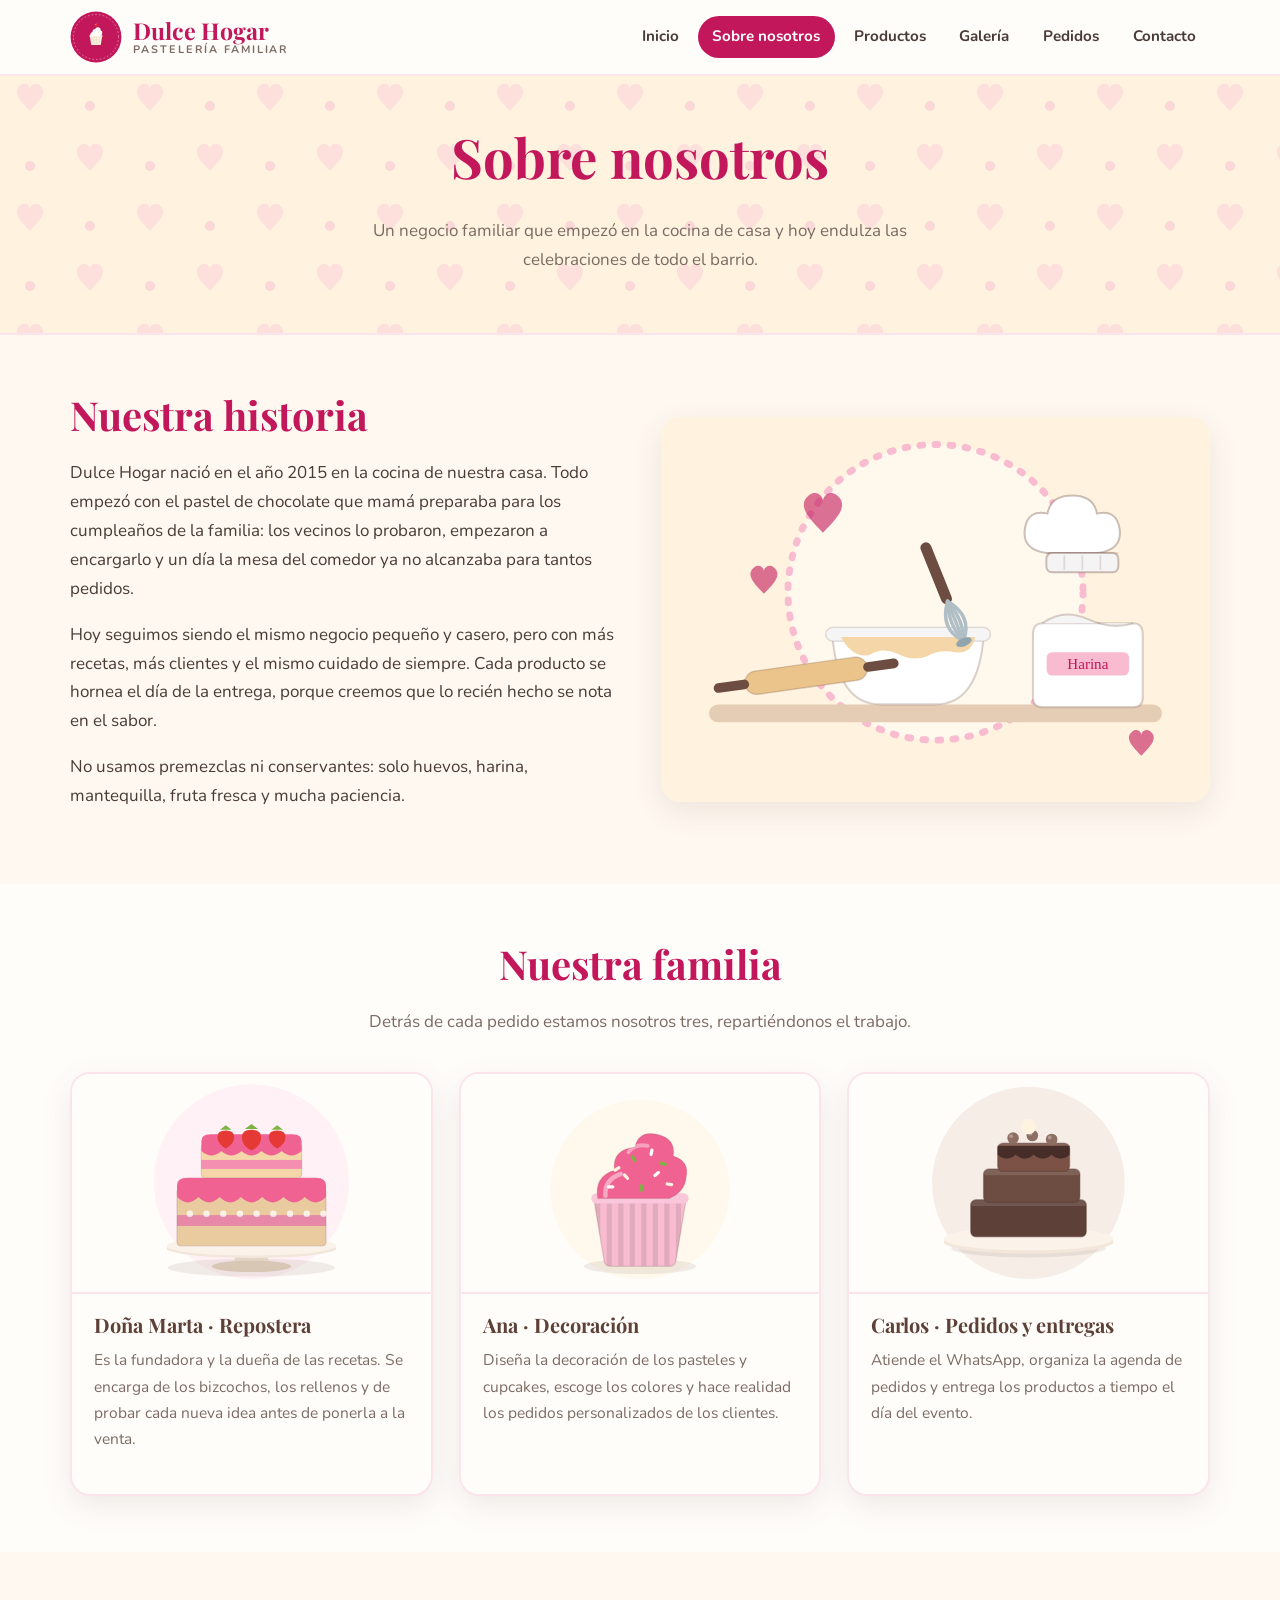
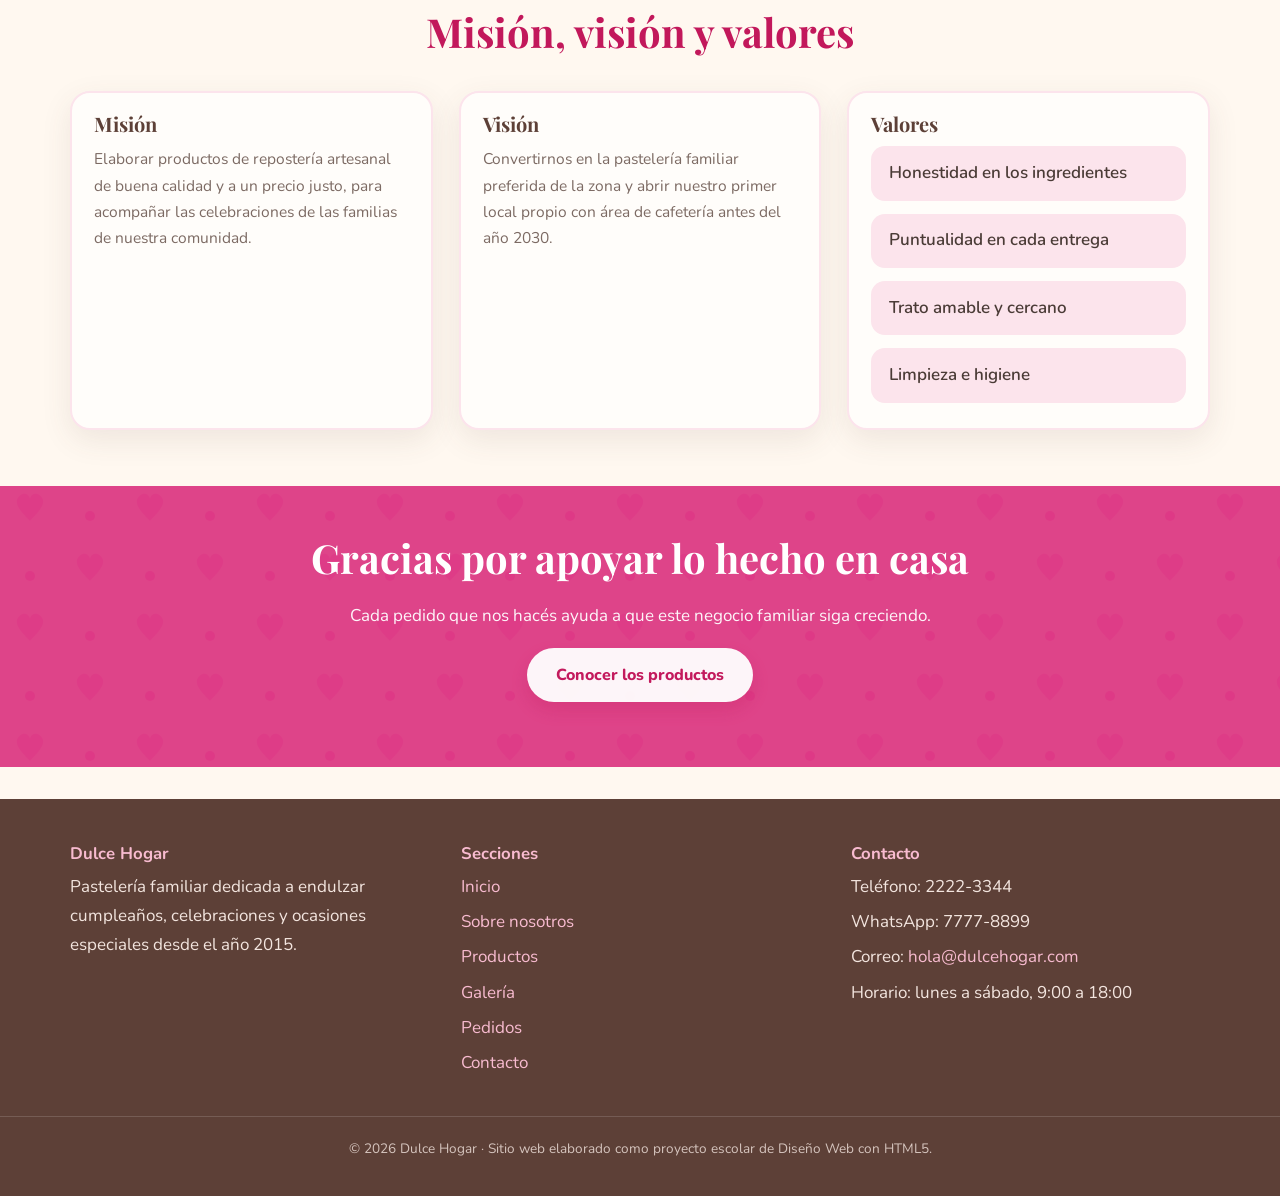
<file: nosotros.html>
<!DOCTYPE html>
<html lang="es">
<head>
  <meta charset="UTF-8">
  <meta name="viewport" content="width=device-width, initial-scale=1.0">
  <title>Sobre nosotros | Dulce Hogar</title>
  <meta name="description" content="Conocé la historia de Dulce Hogar, la familia que elabora los pasteles y los valores de nuestro negocio familiar.">
  <meta name="author" content="Dulce Hogar">
  <link rel="icon" href="[data-uri]" type="image/svg+xml">
  <link rel="preconnect" href="https://fonts.googleapis.com">
  <link rel="preconnect" href="https://fonts.gstatic.com" crossorigin>
  <link href="https://fonts.googleapis.com/css2?family=Nunito:wght@400;600;800&family=Playfair+Display:wght@600;700&display=swap" rel="stylesheet">
  <style>
/* ============================================================
   Dulce Hogar - Pastelería familiar
   Hoja de estilos principal
   ============================================================ */

:root {
  --rosa: #c2185b;
  --rosa-medio: #e8608f;
  --rosa-claro: #f8bbd0;
  --rosa-palo: #fce4ec;
  --crema: #fff8f0;
  --crema-fuerte: #ffe9cf;
  --cafe: #5d4037;
  --texto: #4a3b36;
  --texto-suave: #7c6a63;
  --blanco: #fffdfa;
  --verde: #7cb342;
  --sombra: 0 10px 30px rgba(93, 64, 55, 0.10);
  --sombra-fuerte: 0 18px 40px rgba(93, 64, 55, 0.18);
  --radio: 20px;
}

/* ---------- Base ---------- */
* { box-sizing: border-box; }

html { scroll-behavior: smooth; }

body {
  margin: 0;
  font-family: "Nunito", "Segoe UI", Arial, sans-serif;
  color: var(--texto);
  background: var(--crema);
  line-height: 1.7;
  font-size: 17px;
}

h1, h2, h3 {
  font-family: "Playfair Display", Georgia, "Times New Roman", serif;
  color: var(--rosa);
  line-height: 1.2;
  margin: 0 0 .5em;
}

h1 { font-size: clamp(2.1rem, 5vw, 3.4rem); }
h2 { font-size: clamp(1.7rem, 3.6vw, 2.5rem); }
h3 { font-size: 1.25rem; color: var(--cafe); }

p { margin: 0 0 1em; }

a { color: var(--rosa); }

img { max-width: 100%; display: block; }

.contenedor {
  width: min(1140px, 92%);
  margin-inline: auto;
}

/* ---------- Encabezado y navegación ---------- */
.encabezado {
  position: sticky;
  top: 0;
  z-index: 50;
  background: rgba(255, 253, 250, .95);
  backdrop-filter: blur(6px);
  border-bottom: 2px solid var(--rosa-palo);
}

.barra {
  display: flex;
  align-items: center;
  justify-content: space-between;
  gap: 1rem;
  padding: .7rem 0;
}

.logo {
  display: flex;
  align-items: center;
  gap: .7rem;
  text-decoration: none;
  color: var(--rosa);
}

.logo img { width: 52px; height: 52px; }

.logo span {
  font-family: "Playfair Display", Georgia, serif;
  font-size: 1.45rem;
  font-weight: 700;
  line-height: 1.1;
}

.logo small {
  display: block;
  font-family: "Nunito", sans-serif;
  font-size: .68rem;
  letter-spacing: .18em;
  text-transform: uppercase;
  color: var(--texto-suave);
  font-weight: 700;
}

.menu {
  list-style: none;
  display: flex;
  gap: .3rem;
  margin: 0;
  padding: 0;
}

.menu a {
  display: block;
  padding: .5rem .9rem;
  border-radius: 999px;
  text-decoration: none;
  color: var(--texto);
  font-weight: 700;
  font-size: .95rem;
  transition: background .2s, color .2s;
}

.menu a:hover { background: var(--rosa-palo); color: var(--rosa); }

.menu a.activo { background: var(--rosa); color: #fff; }

.boton-menu {
  display: none;
  background: var(--rosa-palo);
  border: none;
  border-radius: 12px;
  padding: .55rem .8rem;
  font-size: 1.4rem;
  color: var(--rosa);
  cursor: pointer;
  line-height: 1;
}

/* ---------- Botones ---------- */
.boton {
  display: inline-block;
  background: var(--rosa);
  color: #fff;
  text-decoration: none;
  font-weight: 800;
  padding: .85rem 1.8rem;
  border-radius: 999px;
  border: none;
  cursor: pointer;
  font-size: 1rem;
  font-family: inherit;
  box-shadow: 0 8px 18px rgba(194, 24, 91, .28);
  transition: transform .2s, box-shadow .2s, background .2s;
}

.boton:hover { transform: translateY(-3px); box-shadow: 0 12px 24px rgba(194, 24, 91, .35); }

.boton.secundario {
  background: #fff;
  color: var(--rosa);
  border: 2px solid var(--rosa-claro);
  box-shadow: none;
}

.boton.secundario:hover { background: var(--rosa-palo); }

/* ---------- Portada ---------- */
.portada {
  position: relative;
  background: linear-gradient(180deg, var(--crema) 0%, #fff1f5 100%);
  padding: 3.2rem 0 0;
  text-align: center;
}

.portada-texto {
  max-width: 660px;
  margin-inline: auto;
  padding-bottom: 2.4rem;
}

.portada-imagen {
  width: 100%;
  height: auto;
  display: block;
}

.portada-texto p { font-size: 1.1rem; color: var(--texto-suave); }

.etiqueta {
  display: inline-block;
  background: var(--rosa-palo);
  color: var(--rosa);
  font-weight: 800;
  letter-spacing: .12em;
  text-transform: uppercase;
  font-size: .72rem;
  padding: .4rem 1rem;
  border-radius: 999px;
  margin-bottom: 1rem;
}

/* ---------- Cabecera interna de página ---------- */
.cabecera-pagina {
  background: url("[data-uri]") repeat, var(--crema-fuerte);
  padding: 3rem 0 2.6rem;
  text-align: center;
  border-bottom: 2px solid var(--rosa-palo);
}

.cabecera-pagina p {
  max-width: 640px;
  margin-inline: auto;
  color: var(--texto-suave);
}

/* ---------- Secciones ---------- */
.seccion { padding: 3.5rem 0; }

.seccion.alterna { background: var(--blanco); }

.seccion-titulo { text-align: center; margin-bottom: 2.2rem; }

.seccion-titulo p {
  max-width: 620px;
  margin-inline: auto;
  color: var(--texto-suave);
}

/* ---------- Rejillas y tarjetas ---------- */
.rejilla {
  display: grid;
  grid-template-columns: repeat(auto-fit, minmax(260px, 1fr));
  gap: 1.6rem;
}

.rejilla-2 { grid-template-columns: repeat(auto-fit, minmax(300px, 1fr)); }

.tarjeta {
  background: var(--blanco);
  border: 2px solid var(--rosa-palo);
  border-radius: var(--radio);
  overflow: hidden;
  box-shadow: var(--sombra);
  transition: transform .25s, box-shadow .25s;
  display: flex;
  flex-direction: column;
}

.tarjeta:hover { transform: translateY(-6px); box-shadow: var(--sombra-fuerte); }

.tarjeta img {
  width: 100%;
  height: 220px;
  object-fit: contain;
  background: var(--blanco);
  border-bottom: 2px solid var(--rosa-palo);
}

.tarjeta-cuerpo { padding: 1.2rem 1.4rem 1.6rem; flex: 1; }

.tarjeta-cuerpo p { color: var(--texto-suave); font-size: .97rem; }

.precio {
  display: inline-block;
  background: var(--rosa-palo);
  color: var(--rosa);
  font-weight: 800;
  padding: .3rem .9rem;
  border-radius: 999px;
  font-size: .92rem;
}

/* ---------- Bloque de texto + imagen ---------- */
.dos-columnas {
  display: grid;
  grid-template-columns: repeat(auto-fit, minmax(310px, 1fr));
  gap: 2.6rem;
  align-items: center;
}

.dos-columnas img { border-radius: var(--radio); box-shadow: var(--sombra); }

/* ---------- Lista de ventajas ---------- */
.ventajas {
  list-style: none;
  padding: 0;
  margin: 0;
  display: grid;
  gap: .8rem;
}

.ventajas li {
  background: var(--rosa-palo);
  border-radius: 14px;
  padding: .8rem 1.1rem;
  font-weight: 600;
}

/* ---------- Pasos numerados ---------- */
.pasos {
  list-style: none;
  counter-reset: paso;
  padding: 0;
  margin: 0;
  display: grid;
  grid-template-columns: repeat(auto-fit, minmax(240px, 1fr));
  gap: 1.4rem;
}

.pasos li {
  counter-increment: paso;
  background: var(--blanco);
  border: 2px solid var(--rosa-palo);
  border-radius: var(--radio);
  padding: 2.6rem 1.4rem 1.4rem;
  position: relative;
  box-shadow: var(--sombra);
}

.pasos li::before {
  content: counter(paso);
  position: absolute;
  top: -22px;
  left: 1.2rem;
  width: 46px;
  height: 46px;
  display: grid;
  place-items: center;
  background: var(--rosa);
  color: #fff;
  border-radius: 50%;
  font-weight: 800;
  font-size: 1.2rem;
  box-shadow: 0 6px 14px rgba(194, 24, 91, .3);
}

.pasos h3 { margin-bottom: .3rem; }

/* ---------- Galería ---------- */
.galeria {
  display: grid;
  grid-template-columns: repeat(auto-fit, minmax(210px, 1fr));
  gap: 1.2rem;
}

.galeria figure {
  margin: 0;
  background: var(--blanco);
  border: 2px solid var(--rosa-palo);
  border-radius: var(--radio);
  overflow: hidden;
  box-shadow: var(--sombra);
  transition: transform .25s;
}

.galeria figure:hover { transform: scale(1.03) rotate(-1deg); }

.galeria img {
  height: 190px;
  object-fit: contain;
  width: 100%;
  background: var(--blanco);
  border-bottom: 2px solid var(--rosa-palo);
}

.galeria figcaption {
  padding: .7rem 1rem 1rem;
  text-align: center;
  font-weight: 700;
  color: var(--cafe);
  font-size: .95rem;
}

/* ---------- Formularios ---------- */
.formulario {
  background: var(--blanco);
  border: 2px solid var(--rosa-palo);
  border-radius: var(--radio);
  padding: 1.8rem;
  box-shadow: var(--sombra);
  display: grid;
  gap: 1rem;
}

.campo { display: grid; gap: .35rem; }

.campo label { font-weight: 800; font-size: .93rem; color: var(--cafe); }

.campo input,
.campo select,
.campo textarea {
  font-family: inherit;
  font-size: 1rem;
  padding: .75rem .9rem;
  border: 2px solid var(--rosa-palo);
  border-radius: 12px;
  background: var(--crema);
  color: var(--texto);
}

.campo input:focus,
.campo select:focus,
.campo textarea:focus {
  outline: 3px solid var(--rosa-claro);
  border-color: var(--rosa-medio);
}

.campo textarea { min-height: 120px; resize: vertical; }

.campos-dobles {
  display: grid;
  grid-template-columns: repeat(auto-fit, minmax(220px, 1fr));
  gap: 1rem;
}

.aviso-form {
  font-size: .85rem;
  color: var(--texto-suave);
  margin: 0;
}

/* ---------- Datos de contacto ---------- */
.datos-contacto { list-style: none; padding: 0; margin: 0; display: grid; gap: 1rem; }

.datos-contacto li {
  background: var(--blanco);
  border: 2px solid var(--rosa-palo);
  border-radius: 16px;
  padding: 1rem 1.2rem;
}

.datos-contacto strong { display: block; color: var(--rosa); }

.redes { display: flex; flex-wrap: wrap; gap: .7rem; padding: 0; margin: 0; list-style: none; }

.redes a {
  display: inline-block;
  background: var(--rosa-palo);
  color: var(--rosa);
  text-decoration: none;
  font-weight: 800;
  padding: .6rem 1.2rem;
  border-radius: 999px;
  transition: background .2s, color .2s;
}

.redes a:hover { background: var(--rosa); color: #fff; }

/* ---------- Franja destacada ---------- */
.franja {
  background: var(--rosa);
  color: #fff;
  text-align: center;
  padding: 3rem 0;
  background-image: url("[data-uri]");
  background-blend-mode: soft-light;
}

.franja h2 { color: #fff; }

.franja p { max-width: 620px; margin-inline: auto; opacity: .95; }

.franja .boton { background: #fff; color: var(--rosa); }

/* ---------- Tabla ---------- */
.tabla {
  width: 100%;
  border-collapse: collapse;
  background: var(--blanco);
  border-radius: var(--radio);
  overflow: hidden;
  box-shadow: var(--sombra);
}

.tabla caption {
  caption-side: top;
  text-align: left;
  font-weight: 800;
  color: var(--texto-suave);
  padding-bottom: .6rem;
}

.tabla th, .tabla td { padding: .85rem 1rem; text-align: left; border-bottom: 1px solid var(--rosa-palo); }

.tabla thead th { background: var(--rosa); color: #fff; }

.tabla tbody tr:nth-child(even) { background: var(--rosa-palo); }

.envoltorio-tabla { overflow-x: auto; }

/* ---------- Pie de página ---------- */
.pie {
  background: var(--cafe);
  color: #f3e5df;
  padding: 2.8rem 0 1.4rem;
  margin-top: 2rem;
}

.pie h3 { color: var(--rosa-claro); font-family: "Nunito", sans-serif; font-size: 1.05rem; }

.pie a { color: var(--rosa-claro); text-decoration: none; }

.pie a:hover { text-decoration: underline; }

.pie-rejilla {
  display: grid;
  grid-template-columns: repeat(auto-fit, minmax(220px, 1fr));
  gap: 2rem;
}

.pie ul { list-style: none; padding: 0; margin: 0; }

.pie li { margin-bottom: .4rem; }

.pie-final {
  text-align: center;
  border-top: 1px solid rgba(255, 255, 255, .18);
  margin-top: 2rem;
  padding-top: 1.2rem;
  font-size: .85rem;
  opacity: .8;
}

/* ---------- Responsivo ---------- */
@media (max-width: 860px) {
  .boton-menu { display: block; }

  .menu {
    display: none;
    position: absolute;
    top: 100%;
    left: 0;
    right: 0;
    flex-direction: column;
    background: var(--blanco);
    padding: .8rem;
    gap: .2rem;
    border-bottom: 2px solid var(--rosa-palo);
    box-shadow: var(--sombra);
  }

  .menu.abierto { display: flex; }

  .encabezado { position: relative; }

  .portada { padding: 2.2rem 0 0; }

  .tarjeta img { height: 190px; }
}

  </style>
</head>

<body>
  <!-- ===================== ENCABEZADO ===================== -->
  <header class="encabezado">
    <div class="contenedor barra">
      <a class="logo" href="index.html">
        <img src="[data-uri]" alt="Logotipo de Dulce Hogar">
        <span>Dulce Hogar<small>Pastelería familiar</small></span>
      </a>

      <button class="boton-menu" type="button" aria-label="Abrir menú" aria-expanded="false" aria-controls="menu-principal">&#9776;</button>

      <nav aria-label="Menú principal">
        <ul class="menu" id="menu-principal">
          <li><a href="index.html">Inicio</a></li>
          <li><a class="activo" href="nosotros.html">Sobre nosotros</a></li>
          <li><a href="productos.html">Productos</a></li>
          <li><a href="galeria.html">Galería</a></li>
          <li><a href="pedidos.html">Pedidos</a></li>
          <li><a href="contacto.html">Contacto</a></li>
        </ul>
      </nav>
    </div>
  </header>

  <main>
    <!-- ===================== CABECERA DE LA PÁGINA ===================== -->
    <section class="cabecera-pagina">
      <div class="contenedor">
        <h1>Sobre nosotros</h1>
        <p>Un negocio familiar que empezó en la cocina de casa y hoy endulza las celebraciones de todo el barrio.</p>
      </div>
    </section>

    <!-- ===================== HISTORIA ===================== -->
    <section class="seccion" id="historia">
      <div class="contenedor dos-columnas">
        <div>
          <h2>Nuestra historia</h2>
          <p>Dulce Hogar nació en el año 2015 en la cocina de nuestra casa. Todo empezó
             con el pastel de chocolate que mamá preparaba para los cumpleaños de la
             familia: los vecinos lo probaron, empezaron a encargarlo y un día
             la mesa del comedor ya no alcanzaba para tantos pedidos.</p>
          <p>Hoy seguimos siendo el mismo negocio pequeño y casero, pero con más
             recetas, más clientes y el mismo cuidado de siempre. Cada producto
             se hornea el día de la entrega, porque creemos que lo recién hecho
             se nota en el sabor.</p>
          <p>No usamos premezclas ni conservantes: solo huevos, harina, mantequilla,
             fruta fresca y mucha paciencia.</p>
        </div>
        <img src="[data-uri]" alt="Ilustración de una cocina casera con tazón, batidor, rodillo y harina">
      </div>
    </section>

    <!-- ===================== LA FAMILIA ===================== -->
    <section class="seccion alterna" id="familia">
      <div class="contenedor">
        <div class="seccion-titulo">
          <h2>Nuestra familia</h2>
          <p>Detrás de cada pedido estamos nosotros tres, repartiéndonos el trabajo.</p>
        </div>

        <div class="rejilla">
          <article class="tarjeta">
            <img src="[data-uri]" alt="Ilustración de un pastel de fresa">
            <div class="tarjeta-cuerpo">
              <h3>Doña Marta &middot; Repostera</h3>
              <p>Es la fundadora y la dueña de las recetas. Se encarga de los bizcochos,
                 los rellenos y de probar cada nueva idea antes de ponerla a la venta.</p>
            </div>
          </article>

          <article class="tarjeta">
            <img src="[data-uri]" alt="Ilustración de un cupcake decorado">
            <div class="tarjeta-cuerpo">
              <h3>Ana &middot; Decoración</h3>
              <p>Diseña la decoración de los pasteles y cupcakes, escoge los colores
                 y hace realidad los pedidos personalizados de los clientes.</p>
            </div>
          </article>

          <article class="tarjeta">
            <img src="[data-uri]" alt="Ilustración de brownies de chocolate">
            <div class="tarjeta-cuerpo">
              <h3>Carlos &middot; Pedidos y entregas</h3>
              <p>Atiende el WhatsApp, organiza la agenda de pedidos y entrega
                 los productos a tiempo el día del evento.</p>
            </div>
          </article>
        </div>
      </div>
    </section>

    <!-- ===================== MISIÓN, VISIÓN Y VALORES ===================== -->
    <section class="seccion" id="valores">
      <div class="contenedor">
        <div class="seccion-titulo">
          <h2>Misión, visión y valores</h2>
        </div>

        <div class="rejilla">
          <article class="tarjeta">
            <div class="tarjeta-cuerpo">
              <h3>Misión</h3>
              <p>Elaborar productos de repostería artesanal de buena calidad y a un
                 precio justo, para acompañar las celebraciones de las familias de
                 nuestra comunidad.</p>
            </div>
          </article>

          <article class="tarjeta">
            <div class="tarjeta-cuerpo">
              <h3>Visión</h3>
              <p>Convertirnos en la pastelería familiar preferida de la zona y abrir
                 nuestro primer local propio con área de cafetería antes del año 2030.</p>
            </div>
          </article>

          <article class="tarjeta">
            <div class="tarjeta-cuerpo">
              <h3>Valores</h3>
              <ul class="ventajas">
                <li>Honestidad en los ingredientes</li>
                <li>Puntualidad en cada entrega</li>
                <li>Trato amable y cercano</li>
                <li>Limpieza e higiene</li>
              </ul>
            </div>
          </article>
        </div>
      </div>
    </section>

    <section class="franja">
      <div class="contenedor">
        <h2>Gracias por apoyar lo hecho en casa</h2>
        <p>Cada pedido que nos hacés ayuda a que este negocio familiar siga creciendo.</p>
        <p><a class="boton" href="productos.html">Conocer los productos</a></p>
      </div>
    </section>

  </main>

  <!-- ===================== PIE DE PÁGINA ===================== -->
  <footer class="pie">
    <div class="contenedor pie-rejilla">
      <div>
        <h3>Dulce Hogar</h3>
        <p>Pastelería familiar dedicada a endulzar cumpleaños, celebraciones
           y ocasiones especiales desde el año 2015.</p>
      </div>
      <div>
        <h3>Secciones</h3>
        <ul>
          <li><a href="index.html">Inicio</a></li>
          <li><a href="nosotros.html">Sobre nosotros</a></li>
          <li><a href="productos.html">Productos</a></li>
          <li><a href="galeria.html">Galería</a></li>
          <li><a href="pedidos.html">Pedidos</a></li>
          <li><a href="contacto.html">Contacto</a></li>
        </ul>
      </div>
      <div>
        <h3>Contacto</h3>
        <ul>
          <li>Teléfono: 2222-3344</li>
          <li>WhatsApp: 7777-8899</li>
          <li>Correo: <a href="mailto:hola@dulcehogar.com">hola@dulcehogar.com</a></li>
          <li>Horario: lunes a sábado, 9:00 a 18:00</li>
        </ul>
      </div>
    </div>
    <p class="pie-final">&copy; 2026 Dulce Hogar &middot; Sitio web elaborado como proyecto escolar de Diseño Web con HTML5.</p>
  </footer>

  <script>
/* Menú responsivo: abre y cierra la navegación en pantallas pequeñas */
document.addEventListener("DOMContentLoaded", function () {
  var boton = document.querySelector(".boton-menu");
  var menu = document.getElementById("menu-principal");

  if (boton && menu) {
    boton.addEventListener("click", function () {
      var abierto = menu.classList.toggle("abierto");
      boton.setAttribute("aria-expanded", abierto ? "true" : "false");
    });
  }

  /* Mensaje de confirmación en los formularios (demostración escolar) */
  var formularios = document.querySelectorAll("form[data-demo]");
  formularios.forEach(function (form) {
    form.addEventListener("submit", function (evento) {
      evento.preventDefault();
      var aviso = form.querySelector(".mensaje-enviado");
      if (aviso) {
        aviso.hidden = false;
        aviso.focus();
      }
      form.reset();
    });
  });
});

  </script>
</body>
</html>
</file>
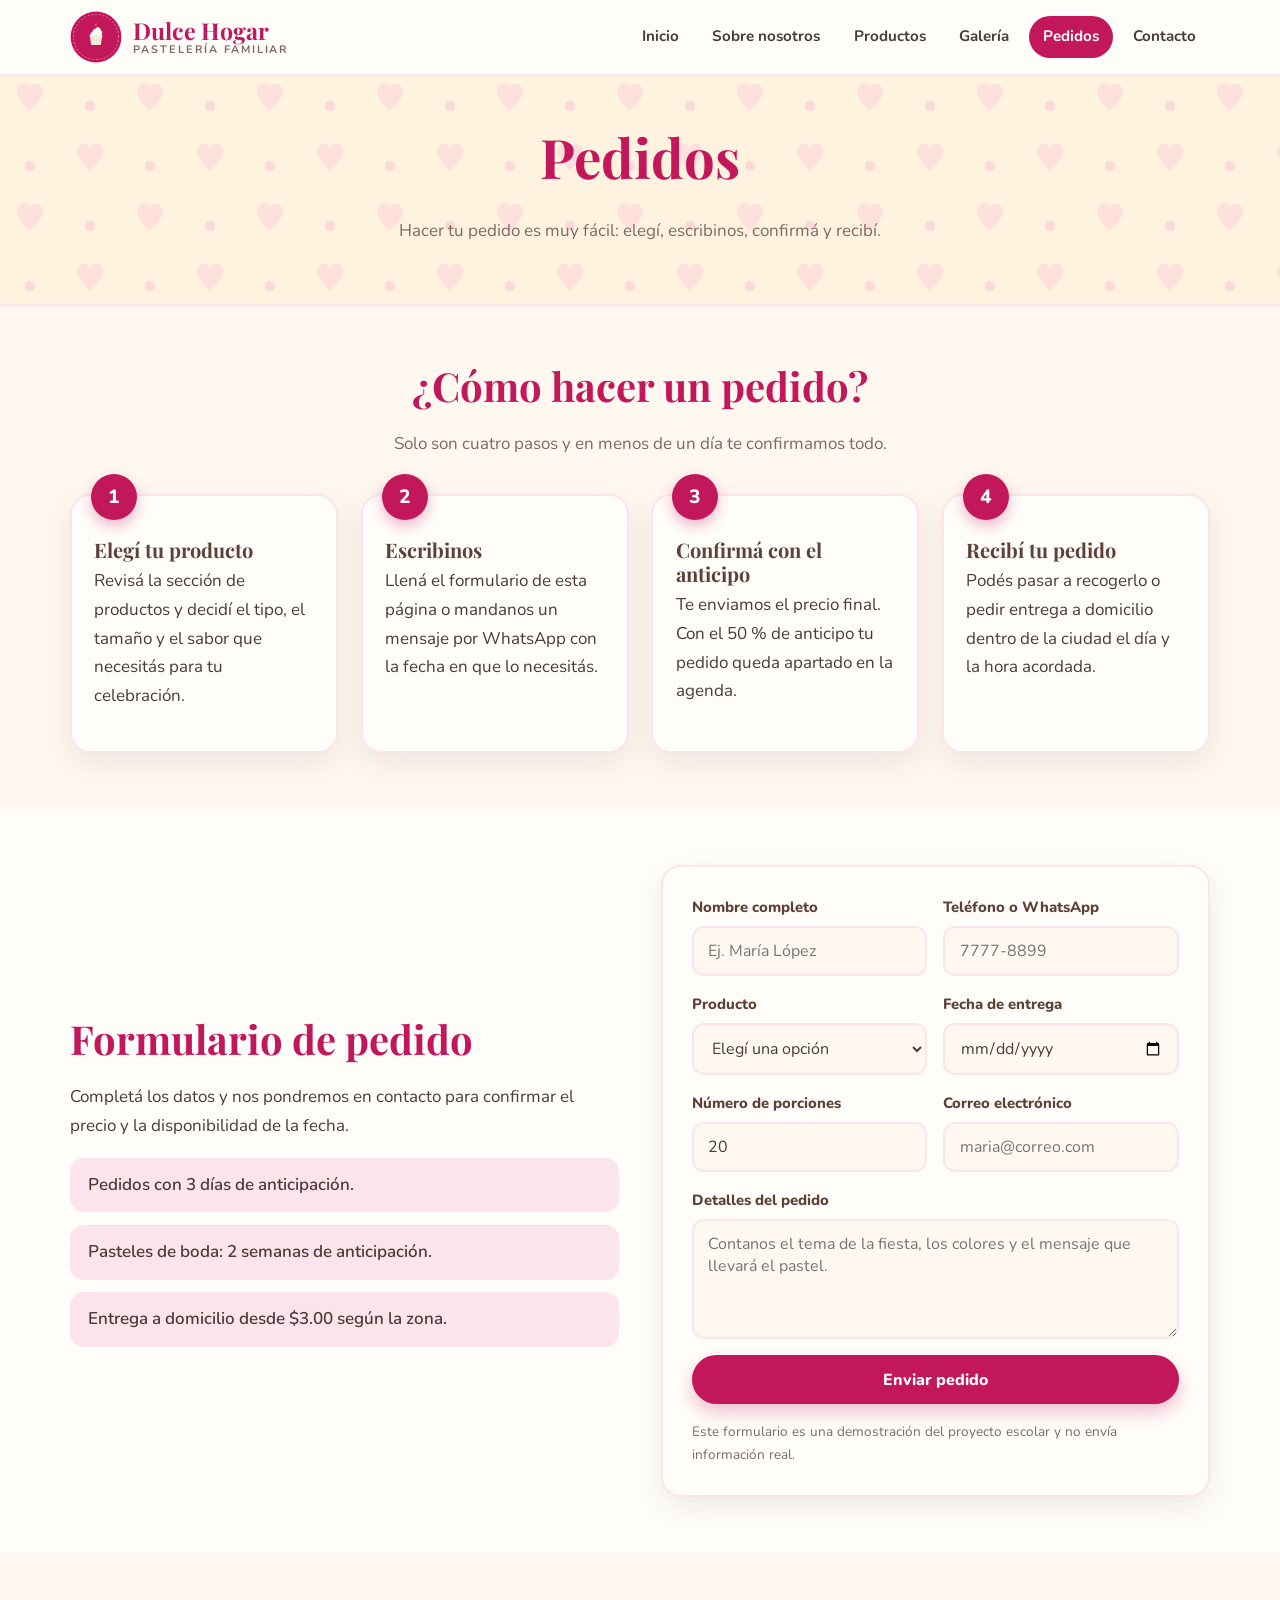
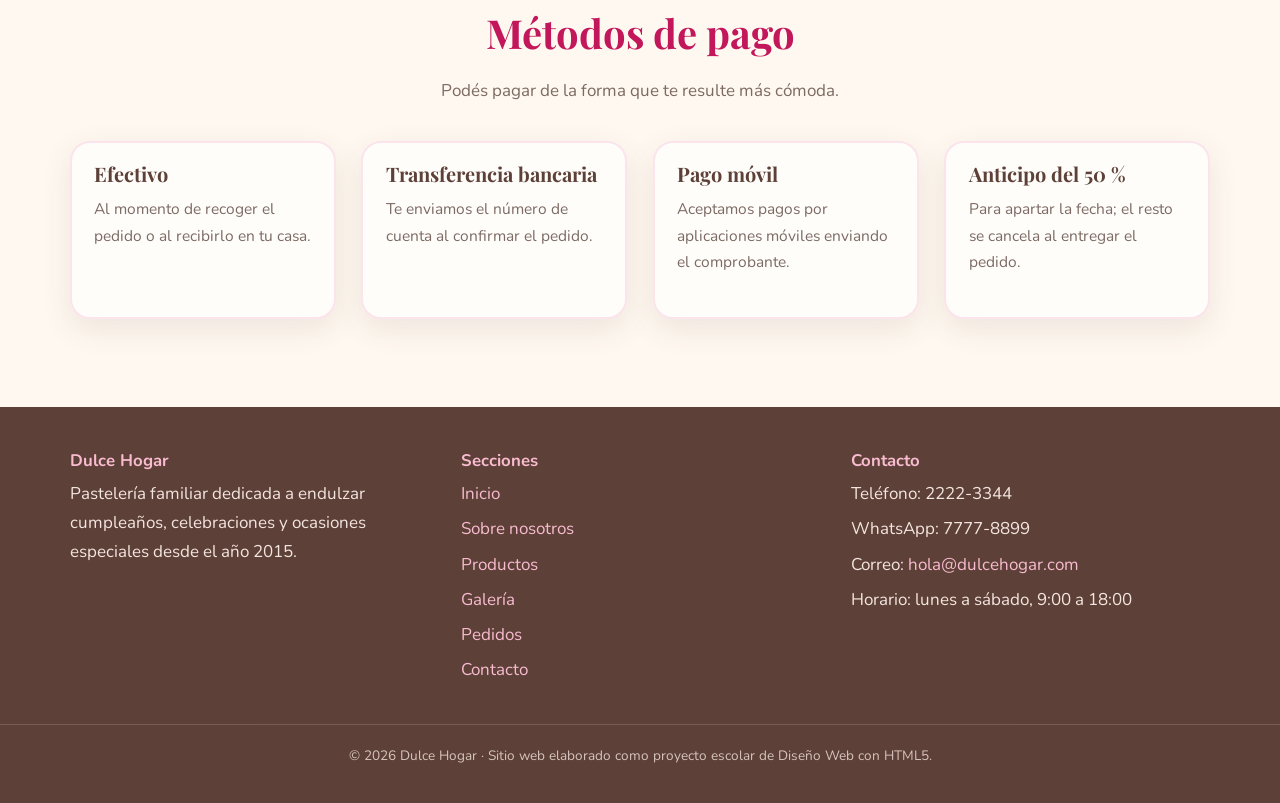
<file: pedidos.html>
<!DOCTYPE html>
<html lang="es">
<head>
  <meta charset="UTF-8">
  <meta name="viewport" content="width=device-width, initial-scale=1.0">
  <title>Pedidos | Dulce Hogar</title>
  <meta name="description" content="Aprendé cómo hacer un pedido en Dulce Hogar, llená el formulario y conocé los métodos de pago disponibles.">
  <meta name="author" content="Dulce Hogar">
  <link rel="icon" href="[data-uri]" type="image/svg+xml">
  <link rel="preconnect" href="https://fonts.googleapis.com">
  <link rel="preconnect" href="https://fonts.gstatic.com" crossorigin>
  <link href="https://fonts.googleapis.com/css2?family=Nunito:wght@400;600;800&family=Playfair+Display:wght@600;700&display=swap" rel="stylesheet">
  <style>
/* ============================================================
   Dulce Hogar - Pastelería familiar
   Hoja de estilos principal
   ============================================================ */

:root {
  --rosa: #c2185b;
  --rosa-medio: #e8608f;
  --rosa-claro: #f8bbd0;
  --rosa-palo: #fce4ec;
  --crema: #fff8f0;
  --crema-fuerte: #ffe9cf;
  --cafe: #5d4037;
  --texto: #4a3b36;
  --texto-suave: #7c6a63;
  --blanco: #fffdfa;
  --verde: #7cb342;
  --sombra: 0 10px 30px rgba(93, 64, 55, 0.10);
  --sombra-fuerte: 0 18px 40px rgba(93, 64, 55, 0.18);
  --radio: 20px;
}

/* ---------- Base ---------- */
* { box-sizing: border-box; }

html { scroll-behavior: smooth; }

body {
  margin: 0;
  font-family: "Nunito", "Segoe UI", Arial, sans-serif;
  color: var(--texto);
  background: var(--crema);
  line-height: 1.7;
  font-size: 17px;
}

h1, h2, h3 {
  font-family: "Playfair Display", Georgia, "Times New Roman", serif;
  color: var(--rosa);
  line-height: 1.2;
  margin: 0 0 .5em;
}

h1 { font-size: clamp(2.1rem, 5vw, 3.4rem); }
h2 { font-size: clamp(1.7rem, 3.6vw, 2.5rem); }
h3 { font-size: 1.25rem; color: var(--cafe); }

p { margin: 0 0 1em; }

a { color: var(--rosa); }

img { max-width: 100%; display: block; }

.contenedor {
  width: min(1140px, 92%);
  margin-inline: auto;
}

/* ---------- Encabezado y navegación ---------- */
.encabezado {
  position: sticky;
  top: 0;
  z-index: 50;
  background: rgba(255, 253, 250, .95);
  backdrop-filter: blur(6px);
  border-bottom: 2px solid var(--rosa-palo);
}

.barra {
  display: flex;
  align-items: center;
  justify-content: space-between;
  gap: 1rem;
  padding: .7rem 0;
}

.logo {
  display: flex;
  align-items: center;
  gap: .7rem;
  text-decoration: none;
  color: var(--rosa);
}

.logo img { width: 52px; height: 52px; }

.logo span {
  font-family: "Playfair Display", Georgia, serif;
  font-size: 1.45rem;
  font-weight: 700;
  line-height: 1.1;
}

.logo small {
  display: block;
  font-family: "Nunito", sans-serif;
  font-size: .68rem;
  letter-spacing: .18em;
  text-transform: uppercase;
  color: var(--texto-suave);
  font-weight: 700;
}

.menu {
  list-style: none;
  display: flex;
  gap: .3rem;
  margin: 0;
  padding: 0;
}

.menu a {
  display: block;
  padding: .5rem .9rem;
  border-radius: 999px;
  text-decoration: none;
  color: var(--texto);
  font-weight: 700;
  font-size: .95rem;
  transition: background .2s, color .2s;
}

.menu a:hover { background: var(--rosa-palo); color: var(--rosa); }

.menu a.activo { background: var(--rosa); color: #fff; }

.boton-menu {
  display: none;
  background: var(--rosa-palo);
  border: none;
  border-radius: 12px;
  padding: .55rem .8rem;
  font-size: 1.4rem;
  color: var(--rosa);
  cursor: pointer;
  line-height: 1;
}

/* ---------- Botones ---------- */
.boton {
  display: inline-block;
  background: var(--rosa);
  color: #fff;
  text-decoration: none;
  font-weight: 800;
  padding: .85rem 1.8rem;
  border-radius: 999px;
  border: none;
  cursor: pointer;
  font-size: 1rem;
  font-family: inherit;
  box-shadow: 0 8px 18px rgba(194, 24, 91, .28);
  transition: transform .2s, box-shadow .2s, background .2s;
}

.boton:hover { transform: translateY(-3px); box-shadow: 0 12px 24px rgba(194, 24, 91, .35); }

.boton.secundario {
  background: #fff;
  color: var(--rosa);
  border: 2px solid var(--rosa-claro);
  box-shadow: none;
}

.boton.secundario:hover { background: var(--rosa-palo); }

/* ---------- Portada ---------- */
.portada {
  position: relative;
  background: linear-gradient(180deg, var(--crema) 0%, #fff1f5 100%);
  padding: 3.2rem 0 0;
  text-align: center;
}

.portada-texto {
  max-width: 660px;
  margin-inline: auto;
  padding-bottom: 2.4rem;
}

.portada-imagen {
  width: 100%;
  height: auto;
  display: block;
}

.portada-texto p { font-size: 1.1rem; color: var(--texto-suave); }

.etiqueta {
  display: inline-block;
  background: var(--rosa-palo);
  color: var(--rosa);
  font-weight: 800;
  letter-spacing: .12em;
  text-transform: uppercase;
  font-size: .72rem;
  padding: .4rem 1rem;
  border-radius: 999px;
  margin-bottom: 1rem;
}

/* ---------- Cabecera interna de página ---------- */
.cabecera-pagina {
  background: url("[data-uri]") repeat, var(--crema-fuerte);
  padding: 3rem 0 2.6rem;
  text-align: center;
  border-bottom: 2px solid var(--rosa-palo);
}

.cabecera-pagina p {
  max-width: 640px;
  margin-inline: auto;
  color: var(--texto-suave);
}

/* ---------- Secciones ---------- */
.seccion { padding: 3.5rem 0; }

.seccion.alterna { background: var(--blanco); }

.seccion-titulo { text-align: center; margin-bottom: 2.2rem; }

.seccion-titulo p {
  max-width: 620px;
  margin-inline: auto;
  color: var(--texto-suave);
}

/* ---------- Rejillas y tarjetas ---------- */
.rejilla {
  display: grid;
  grid-template-columns: repeat(auto-fit, minmax(260px, 1fr));
  gap: 1.6rem;
}

.rejilla-2 { grid-template-columns: repeat(auto-fit, minmax(300px, 1fr)); }

.tarjeta {
  background: var(--blanco);
  border: 2px solid var(--rosa-palo);
  border-radius: var(--radio);
  overflow: hidden;
  box-shadow: var(--sombra);
  transition: transform .25s, box-shadow .25s;
  display: flex;
  flex-direction: column;
}

.tarjeta:hover { transform: translateY(-6px); box-shadow: var(--sombra-fuerte); }

.tarjeta img {
  width: 100%;
  height: 220px;
  object-fit: contain;
  background: var(--blanco);
  border-bottom: 2px solid var(--rosa-palo);
}

.tarjeta-cuerpo { padding: 1.2rem 1.4rem 1.6rem; flex: 1; }

.tarjeta-cuerpo p { color: var(--texto-suave); font-size: .97rem; }

.precio {
  display: inline-block;
  background: var(--rosa-palo);
  color: var(--rosa);
  font-weight: 800;
  padding: .3rem .9rem;
  border-radius: 999px;
  font-size: .92rem;
}

/* ---------- Bloque de texto + imagen ---------- */
.dos-columnas {
  display: grid;
  grid-template-columns: repeat(auto-fit, minmax(310px, 1fr));
  gap: 2.6rem;
  align-items: center;
}

.dos-columnas img { border-radius: var(--radio); box-shadow: var(--sombra); }

/* ---------- Lista de ventajas ---------- */
.ventajas {
  list-style: none;
  padding: 0;
  margin: 0;
  display: grid;
  gap: .8rem;
}

.ventajas li {
  background: var(--rosa-palo);
  border-radius: 14px;
  padding: .8rem 1.1rem;
  font-weight: 600;
}

/* ---------- Pasos numerados ---------- */
.pasos {
  list-style: none;
  counter-reset: paso;
  padding: 0;
  margin: 0;
  display: grid;
  grid-template-columns: repeat(auto-fit, minmax(240px, 1fr));
  gap: 1.4rem;
}

.pasos li {
  counter-increment: paso;
  background: var(--blanco);
  border: 2px solid var(--rosa-palo);
  border-radius: var(--radio);
  padding: 2.6rem 1.4rem 1.4rem;
  position: relative;
  box-shadow: var(--sombra);
}

.pasos li::before {
  content: counter(paso);
  position: absolute;
  top: -22px;
  left: 1.2rem;
  width: 46px;
  height: 46px;
  display: grid;
  place-items: center;
  background: var(--rosa);
  color: #fff;
  border-radius: 50%;
  font-weight: 800;
  font-size: 1.2rem;
  box-shadow: 0 6px 14px rgba(194, 24, 91, .3);
}

.pasos h3 { margin-bottom: .3rem; }

/* ---------- Galería ---------- */
.galeria {
  display: grid;
  grid-template-columns: repeat(auto-fit, minmax(210px, 1fr));
  gap: 1.2rem;
}

.galeria figure {
  margin: 0;
  background: var(--blanco);
  border: 2px solid var(--rosa-palo);
  border-radius: var(--radio);
  overflow: hidden;
  box-shadow: var(--sombra);
  transition: transform .25s;
}

.galeria figure:hover { transform: scale(1.03) rotate(-1deg); }

.galeria img {
  height: 190px;
  object-fit: contain;
  width: 100%;
  background: var(--blanco);
  border-bottom: 2px solid var(--rosa-palo);
}

.galeria figcaption {
  padding: .7rem 1rem 1rem;
  text-align: center;
  font-weight: 700;
  color: var(--cafe);
  font-size: .95rem;
}

/* ---------- Formularios ---------- */
.formulario {
  background: var(--blanco);
  border: 2px solid var(--rosa-palo);
  border-radius: var(--radio);
  padding: 1.8rem;
  box-shadow: var(--sombra);
  display: grid;
  gap: 1rem;
}

.campo { display: grid; gap: .35rem; }

.campo label { font-weight: 800; font-size: .93rem; color: var(--cafe); }

.campo input,
.campo select,
.campo textarea {
  font-family: inherit;
  font-size: 1rem;
  padding: .75rem .9rem;
  border: 2px solid var(--rosa-palo);
  border-radius: 12px;
  background: var(--crema);
  color: var(--texto);
}

.campo input:focus,
.campo select:focus,
.campo textarea:focus {
  outline: 3px solid var(--rosa-claro);
  border-color: var(--rosa-medio);
}

.campo textarea { min-height: 120px; resize: vertical; }

.campos-dobles {
  display: grid;
  grid-template-columns: repeat(auto-fit, minmax(220px, 1fr));
  gap: 1rem;
}

.aviso-form {
  font-size: .85rem;
  color: var(--texto-suave);
  margin: 0;
}

/* ---------- Datos de contacto ---------- */
.datos-contacto { list-style: none; padding: 0; margin: 0; display: grid; gap: 1rem; }

.datos-contacto li {
  background: var(--blanco);
  border: 2px solid var(--rosa-palo);
  border-radius: 16px;
  padding: 1rem 1.2rem;
}

.datos-contacto strong { display: block; color: var(--rosa); }

.redes { display: flex; flex-wrap: wrap; gap: .7rem; padding: 0; margin: 0; list-style: none; }

.redes a {
  display: inline-block;
  background: var(--rosa-palo);
  color: var(--rosa);
  text-decoration: none;
  font-weight: 800;
  padding: .6rem 1.2rem;
  border-radius: 999px;
  transition: background .2s, color .2s;
}

.redes a:hover { background: var(--rosa); color: #fff; }

/* ---------- Franja destacada ---------- */
.franja {
  background: var(--rosa);
  color: #fff;
  text-align: center;
  padding: 3rem 0;
  background-image: url("[data-uri]");
  background-blend-mode: soft-light;
}

.franja h2 { color: #fff; }

.franja p { max-width: 620px; margin-inline: auto; opacity: .95; }

.franja .boton { background: #fff; color: var(--rosa); }

/* ---------- Tabla ---------- */
.tabla {
  width: 100%;
  border-collapse: collapse;
  background: var(--blanco);
  border-radius: var(--radio);
  overflow: hidden;
  box-shadow: var(--sombra);
}

.tabla caption {
  caption-side: top;
  text-align: left;
  font-weight: 800;
  color: var(--texto-suave);
  padding-bottom: .6rem;
}

.tabla th, .tabla td { padding: .85rem 1rem; text-align: left; border-bottom: 1px solid var(--rosa-palo); }

.tabla thead th { background: var(--rosa); color: #fff; }

.tabla tbody tr:nth-child(even) { background: var(--rosa-palo); }

.envoltorio-tabla { overflow-x: auto; }

/* ---------- Pie de página ---------- */
.pie {
  background: var(--cafe);
  color: #f3e5df;
  padding: 2.8rem 0 1.4rem;
  margin-top: 2rem;
}

.pie h3 { color: var(--rosa-claro); font-family: "Nunito", sans-serif; font-size: 1.05rem; }

.pie a { color: var(--rosa-claro); text-decoration: none; }

.pie a:hover { text-decoration: underline; }

.pie-rejilla {
  display: grid;
  grid-template-columns: repeat(auto-fit, minmax(220px, 1fr));
  gap: 2rem;
}

.pie ul { list-style: none; padding: 0; margin: 0; }

.pie li { margin-bottom: .4rem; }

.pie-final {
  text-align: center;
  border-top: 1px solid rgba(255, 255, 255, .18);
  margin-top: 2rem;
  padding-top: 1.2rem;
  font-size: .85rem;
  opacity: .8;
}

/* ---------- Responsivo ---------- */
@media (max-width: 860px) {
  .boton-menu { display: block; }

  .menu {
    display: none;
    position: absolute;
    top: 100%;
    left: 0;
    right: 0;
    flex-direction: column;
    background: var(--blanco);
    padding: .8rem;
    gap: .2rem;
    border-bottom: 2px solid var(--rosa-palo);
    box-shadow: var(--sombra);
  }

  .menu.abierto { display: flex; }

  .encabezado { position: relative; }

  .portada { padding: 2.2rem 0 0; }

  .tarjeta img { height: 190px; }
}

  </style>
</head>

<body>
  <!-- ===================== ENCABEZADO ===================== -->
  <header class="encabezado">
    <div class="contenedor barra">
      <a class="logo" href="index.html">
        <img src="[data-uri]" alt="Logotipo de Dulce Hogar">
        <span>Dulce Hogar<small>Pastelería familiar</small></span>
      </a>

      <button class="boton-menu" type="button" aria-label="Abrir menú" aria-expanded="false" aria-controls="menu-principal">&#9776;</button>

      <nav aria-label="Menú principal">
        <ul class="menu" id="menu-principal">
          <li><a href="index.html">Inicio</a></li>
          <li><a href="nosotros.html">Sobre nosotros</a></li>
          <li><a href="productos.html">Productos</a></li>
          <li><a href="galeria.html">Galería</a></li>
          <li><a class="activo" href="pedidos.html">Pedidos</a></li>
          <li><a href="contacto.html">Contacto</a></li>
        </ul>
      </nav>
    </div>
  </header>

  <main>
    <!-- ===================== CABECERA DE LA PÁGINA ===================== -->
    <section class="cabecera-pagina">
      <div class="contenedor">
        <h1>Pedidos</h1>
        <p>Hacer tu pedido es muy fácil: elegí, escribinos, confirmá y recibí.</p>
      </div>
    </section>

    <!-- ===================== CÓMO HACER UN PEDIDO ===================== -->
    <section class="seccion" id="como-pedir">
      <div class="contenedor">
        <div class="seccion-titulo">
          <h2>¿Cómo hacer un pedido?</h2>
          <p>Solo son cuatro pasos y en menos de un día te confirmamos todo.</p>
        </div>

        <ol class="pasos">
          <li>
            <h3>Elegí tu producto</h3>
            <p>Revisá la sección de productos y decidí el tipo, el tamaño y el sabor
               que necesitás para tu celebración.</p>
          </li>
          <li>
            <h3>Escribinos</h3>
            <p>Llená el formulario de esta página o mandanos un mensaje por WhatsApp
               con la fecha en que lo necesitás.</p>
          </li>
          <li>
            <h3>Confirmá con el anticipo</h3>
            <p>Te enviamos el precio final. Con el 50&nbsp;% de anticipo tu pedido
               queda apartado en la agenda.</p>
          </li>
          <li>
            <h3>Recibí tu pedido</h3>
            <p>Podés pasar a recogerlo o pedir entrega a domicilio dentro de la
               ciudad el día y la hora acordada.</p>
          </li>
        </ol>
      </div>
    </section>

    <!-- ===================== FORMULARIO ===================== -->
    <section class="seccion alterna" id="formulario">
      <div class="contenedor dos-columnas">
        <div>
          <h2>Formulario de pedido</h2>
          <p>Completá los datos y nos pondremos en contacto para confirmar el precio
             y la disponibilidad de la fecha.</p>
          <ul class="ventajas">
            <li>Pedidos con 3 días de anticipación.</li>
            <li>Pasteles de boda: 2 semanas de anticipación.</li>
            <li>Entrega a domicilio desde $3.00 según la zona.</li>
          </ul>
        </div>

        <form class="formulario" data-demo action="#" method="post">
          <div class="campos-dobles">
            <div class="campo">
              <label for="nombre">Nombre completo</label>
              <input type="text" id="nombre" name="nombre" placeholder="Ej. María López" required>
            </div>
            <div class="campo">
              <label for="telefono">Teléfono o WhatsApp</label>
              <input type="tel" id="telefono" name="telefono" placeholder="7777-8899" required>
            </div>
          </div>

          <div class="campos-dobles">
            <div class="campo">
              <label for="producto">Producto</label>
              <select id="producto" name="producto" required>
                <option value="">Elegí una opción</option>
                <option>Pastel de chocolate</option>
                <option>Pastel de fresa</option>
                <option>Pastel de vainilla</option>
                <option>Pastel temático</option>
                <option>Caja de cupcakes</option>
                <option>Postres variados</option>
              </select>
            </div>
            <div class="campo">
              <label for="fecha">Fecha de entrega</label>
              <input type="date" id="fecha" name="fecha" required>
            </div>
          </div>

          <div class="campos-dobles">
            <div class="campo">
              <label for="porciones">Número de porciones</label>
              <input type="number" id="porciones" name="porciones" min="6" max="120" value="20" required>
            </div>
            <div class="campo">
              <label for="correo">Correo electrónico</label>
              <input type="email" id="correo" name="correo" placeholder="maria@correo.com">
            </div>
          </div>

          <div class="campo">
            <label for="mensaje">Detalles del pedido</label>
            <textarea id="mensaje" name="mensaje" placeholder="Contanos el tema de la fiesta, los colores y el mensaje que llevará el pastel."></textarea>
          </div>

          <button class="boton" type="submit">Enviar pedido</button>
          <p class="mensaje-enviado" tabindex="-1" hidden><strong>¡Gracias!</strong> Tu pedido fue enviado. Te escribiremos para confirmarlo.</p>
          <p class="aviso-form">Este formulario es una demostración del proyecto escolar y no envía información real.</p>
        </form>
      </div>
    </section>

    <!-- ===================== MÉTODOS DE PAGO ===================== -->
    <section class="seccion" id="pagos">
      <div class="contenedor">
        <div class="seccion-titulo">
          <h2>Métodos de pago</h2>
          <p>Podés pagar de la forma que te resulte más cómoda.</p>
        </div>

        <div class="rejilla">
          <article class="tarjeta">
            <div class="tarjeta-cuerpo">
              <h3>Efectivo</h3>
              <p>Al momento de recoger el pedido o al recibirlo en tu casa.</p>
            </div>
          </article>
          <article class="tarjeta">
            <div class="tarjeta-cuerpo">
              <h3>Transferencia bancaria</h3>
              <p>Te enviamos el número de cuenta al confirmar el pedido.</p>
            </div>
          </article>
          <article class="tarjeta">
            <div class="tarjeta-cuerpo">
              <h3>Pago móvil</h3>
              <p>Aceptamos pagos por aplicaciones móviles enviando el comprobante.</p>
            </div>
          </article>
          <article class="tarjeta">
            <div class="tarjeta-cuerpo">
              <h3>Anticipo del 50 %</h3>
              <p>Para apartar la fecha; el resto se cancela al entregar el pedido.</p>
            </div>
          </article>
        </div>
      </div>
    </section>

  </main>

  <!-- ===================== PIE DE PÁGINA ===================== -->
  <footer class="pie">
    <div class="contenedor pie-rejilla">
      <div>
        <h3>Dulce Hogar</h3>
        <p>Pastelería familiar dedicada a endulzar cumpleaños, celebraciones
           y ocasiones especiales desde el año 2015.</p>
      </div>
      <div>
        <h3>Secciones</h3>
        <ul>
          <li><a href="index.html">Inicio</a></li>
          <li><a href="nosotros.html">Sobre nosotros</a></li>
          <li><a href="productos.html">Productos</a></li>
          <li><a href="galeria.html">Galería</a></li>
          <li><a href="pedidos.html">Pedidos</a></li>
          <li><a href="contacto.html">Contacto</a></li>
        </ul>
      </div>
      <div>
        <h3>Contacto</h3>
        <ul>
          <li>Teléfono: 2222-3344</li>
          <li>WhatsApp: 7777-8899</li>
          <li>Correo: <a href="mailto:hola@dulcehogar.com">hola@dulcehogar.com</a></li>
          <li>Horario: lunes a sábado, 9:00 a 18:00</li>
        </ul>
      </div>
    </div>
    <p class="pie-final">&copy; 2026 Dulce Hogar &middot; Sitio web elaborado como proyecto escolar de Diseño Web con HTML5.</p>
  </footer>

  <script>
/* Menú responsivo: abre y cierra la navegación en pantallas pequeñas */
document.addEventListener("DOMContentLoaded", function () {
  var boton = document.querySelector(".boton-menu");
  var menu = document.getElementById("menu-principal");

  if (boton && menu) {
    boton.addEventListener("click", function () {
      var abierto = menu.classList.toggle("abierto");
      boton.setAttribute("aria-expanded", abierto ? "true" : "false");
    });
  }

  /* Mensaje de confirmación en los formularios (demostración escolar) */
  var formularios = document.querySelectorAll("form[data-demo]");
  formularios.forEach(function (form) {
    form.addEventListener("submit", function (evento) {
      evento.preventDefault();
      var aviso = form.querySelector(".mensaje-enviado");
      if (aviso) {
        aviso.hidden = false;
        aviso.focus();
      }
      form.reset();
    });
  });
});

  </script>
</body>
</html>
</file>
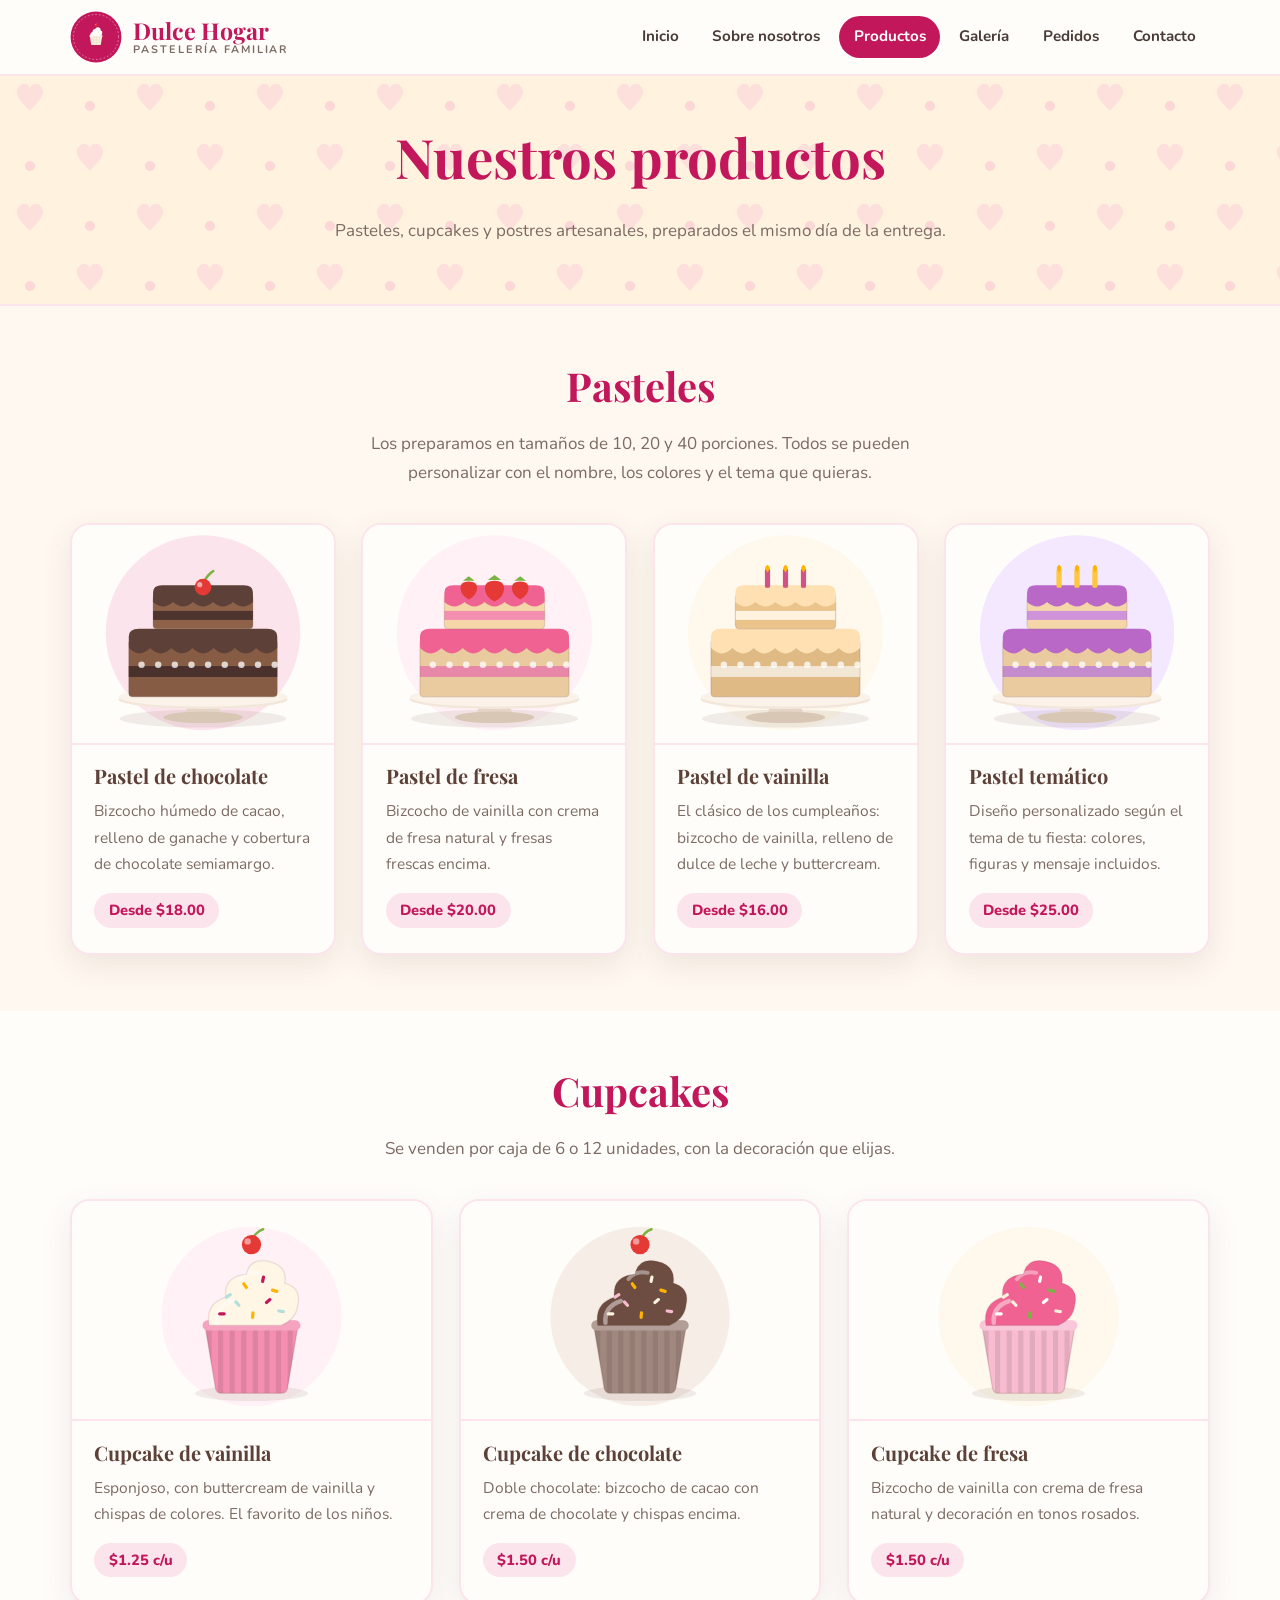
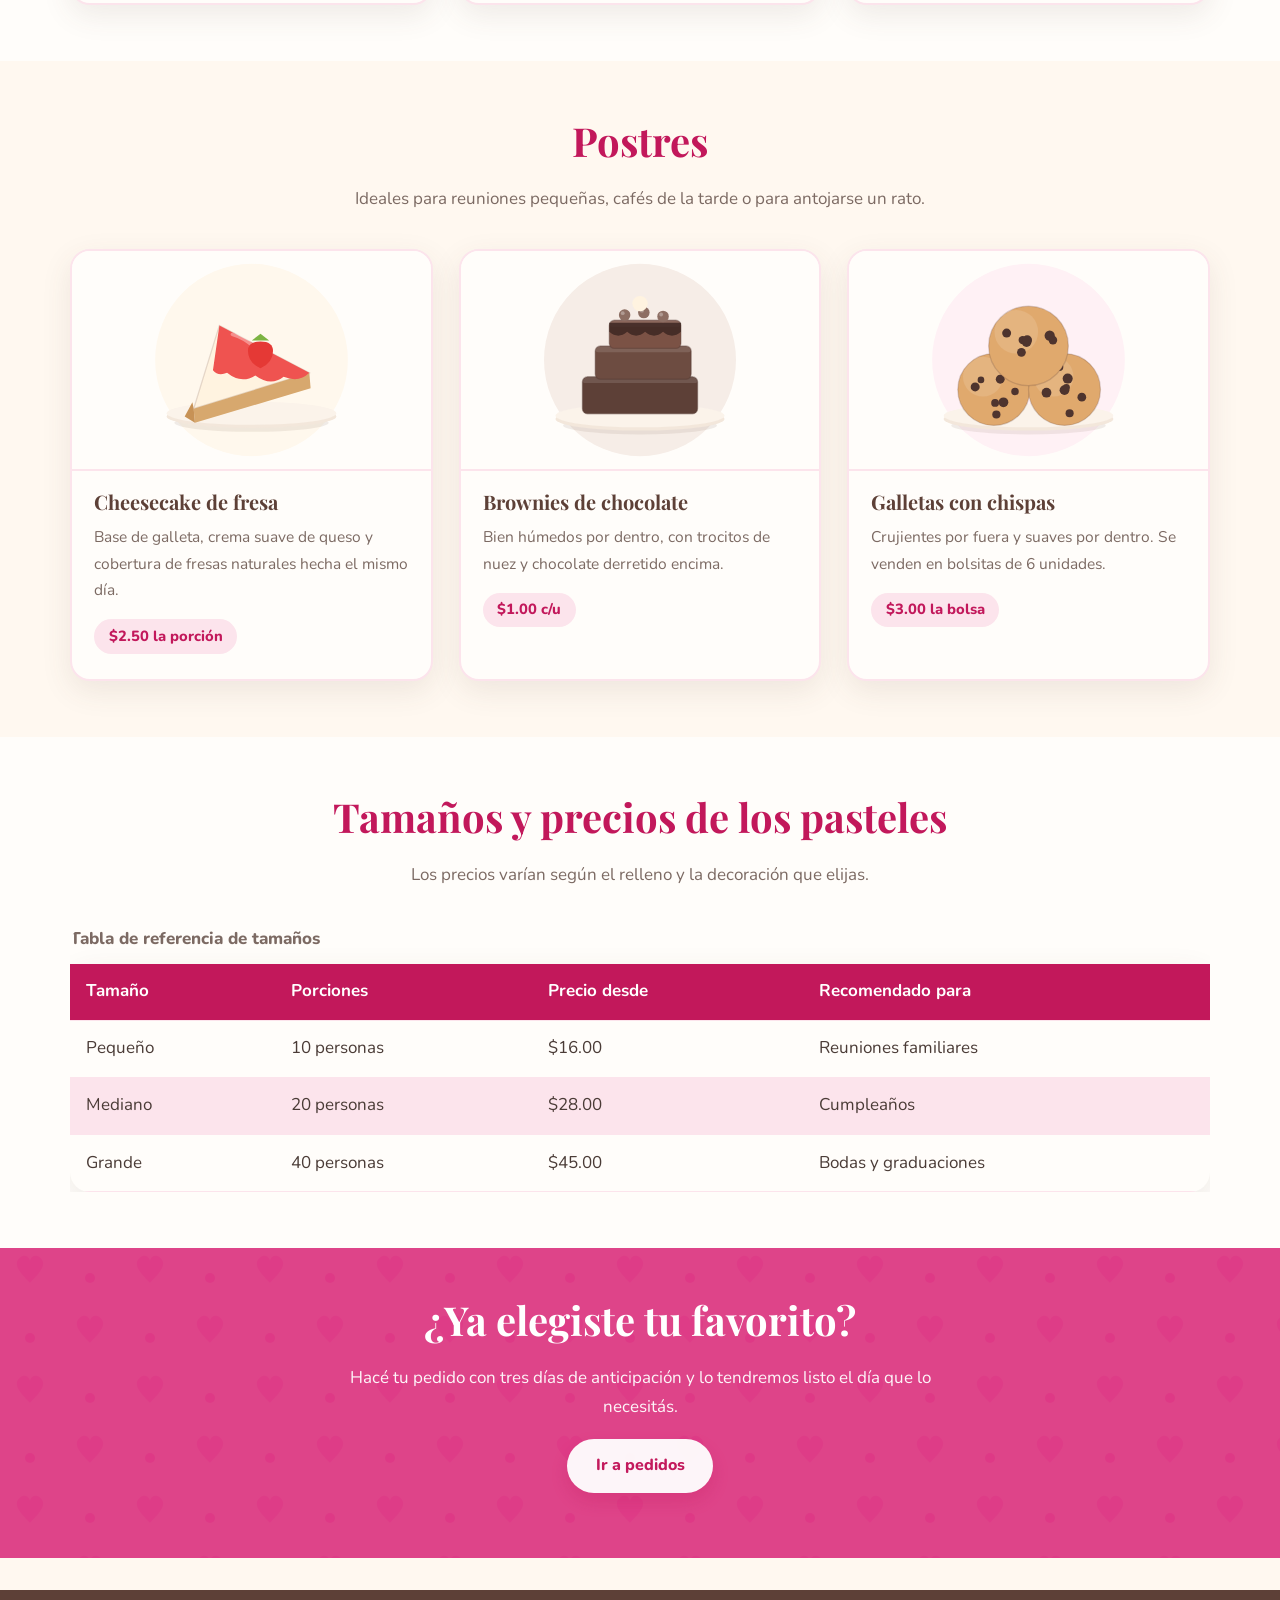
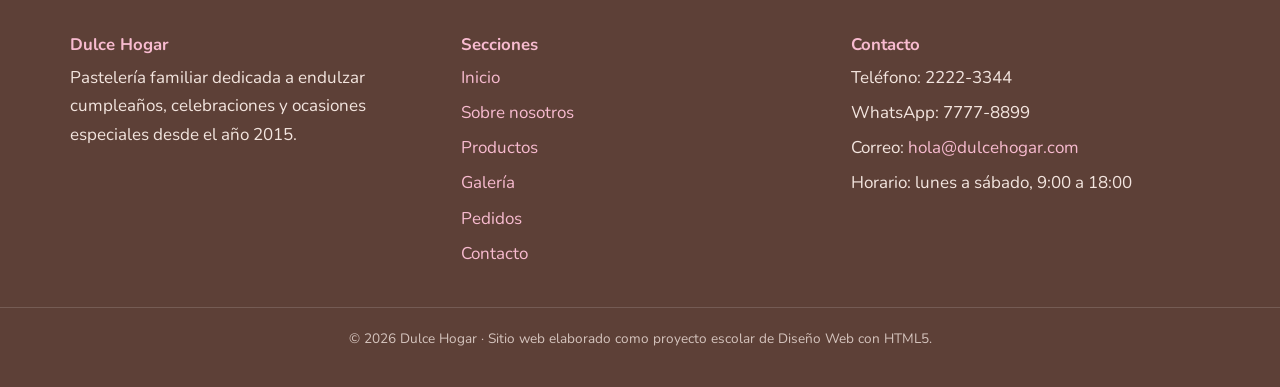
<file: productos.html>
<!DOCTYPE html>
<html lang="es">
<head>
  <meta charset="UTF-8">
  <meta name="viewport" content="width=device-width, initial-scale=1.0">
  <title>Productos | Dulce Hogar</title>
  <meta name="description" content="Catálogo de pasteles, cupcakes y postres de Dulce Hogar, con precios y tamaños disponibles.">
  <meta name="author" content="Dulce Hogar">
  <link rel="icon" href="[data-uri]" type="image/svg+xml">
  <link rel="preconnect" href="https://fonts.googleapis.com">
  <link rel="preconnect" href="https://fonts.gstatic.com" crossorigin>
  <link href="https://fonts.googleapis.com/css2?family=Nunito:wght@400;600;800&family=Playfair+Display:wght@600;700&display=swap" rel="stylesheet">
  <style>
/* ============================================================
   Dulce Hogar - Pastelería familiar
   Hoja de estilos principal
   ============================================================ */

:root {
  --rosa: #c2185b;
  --rosa-medio: #e8608f;
  --rosa-claro: #f8bbd0;
  --rosa-palo: #fce4ec;
  --crema: #fff8f0;
  --crema-fuerte: #ffe9cf;
  --cafe: #5d4037;
  --texto: #4a3b36;
  --texto-suave: #7c6a63;
  --blanco: #fffdfa;
  --verde: #7cb342;
  --sombra: 0 10px 30px rgba(93, 64, 55, 0.10);
  --sombra-fuerte: 0 18px 40px rgba(93, 64, 55, 0.18);
  --radio: 20px;
}

/* ---------- Base ---------- */
* { box-sizing: border-box; }

html { scroll-behavior: smooth; }

body {
  margin: 0;
  font-family: "Nunito", "Segoe UI", Arial, sans-serif;
  color: var(--texto);
  background: var(--crema);
  line-height: 1.7;
  font-size: 17px;
}

h1, h2, h3 {
  font-family: "Playfair Display", Georgia, "Times New Roman", serif;
  color: var(--rosa);
  line-height: 1.2;
  margin: 0 0 .5em;
}

h1 { font-size: clamp(2.1rem, 5vw, 3.4rem); }
h2 { font-size: clamp(1.7rem, 3.6vw, 2.5rem); }
h3 { font-size: 1.25rem; color: var(--cafe); }

p { margin: 0 0 1em; }

a { color: var(--rosa); }

img { max-width: 100%; display: block; }

.contenedor {
  width: min(1140px, 92%);
  margin-inline: auto;
}

/* ---------- Encabezado y navegación ---------- */
.encabezado {
  position: sticky;
  top: 0;
  z-index: 50;
  background: rgba(255, 253, 250, .95);
  backdrop-filter: blur(6px);
  border-bottom: 2px solid var(--rosa-palo);
}

.barra {
  display: flex;
  align-items: center;
  justify-content: space-between;
  gap: 1rem;
  padding: .7rem 0;
}

.logo {
  display: flex;
  align-items: center;
  gap: .7rem;
  text-decoration: none;
  color: var(--rosa);
}

.logo img { width: 52px; height: 52px; }

.logo span {
  font-family: "Playfair Display", Georgia, serif;
  font-size: 1.45rem;
  font-weight: 700;
  line-height: 1.1;
}

.logo small {
  display: block;
  font-family: "Nunito", sans-serif;
  font-size: .68rem;
  letter-spacing: .18em;
  text-transform: uppercase;
  color: var(--texto-suave);
  font-weight: 700;
}

.menu {
  list-style: none;
  display: flex;
  gap: .3rem;
  margin: 0;
  padding: 0;
}

.menu a {
  display: block;
  padding: .5rem .9rem;
  border-radius: 999px;
  text-decoration: none;
  color: var(--texto);
  font-weight: 700;
  font-size: .95rem;
  transition: background .2s, color .2s;
}

.menu a:hover { background: var(--rosa-palo); color: var(--rosa); }

.menu a.activo { background: var(--rosa); color: #fff; }

.boton-menu {
  display: none;
  background: var(--rosa-palo);
  border: none;
  border-radius: 12px;
  padding: .55rem .8rem;
  font-size: 1.4rem;
  color: var(--rosa);
  cursor: pointer;
  line-height: 1;
}

/* ---------- Botones ---------- */
.boton {
  display: inline-block;
  background: var(--rosa);
  color: #fff;
  text-decoration: none;
  font-weight: 800;
  padding: .85rem 1.8rem;
  border-radius: 999px;
  border: none;
  cursor: pointer;
  font-size: 1rem;
  font-family: inherit;
  box-shadow: 0 8px 18px rgba(194, 24, 91, .28);
  transition: transform .2s, box-shadow .2s, background .2s;
}

.boton:hover { transform: translateY(-3px); box-shadow: 0 12px 24px rgba(194, 24, 91, .35); }

.boton.secundario {
  background: #fff;
  color: var(--rosa);
  border: 2px solid var(--rosa-claro);
  box-shadow: none;
}

.boton.secundario:hover { background: var(--rosa-palo); }

/* ---------- Portada ---------- */
.portada {
  position: relative;
  background: linear-gradient(180deg, var(--crema) 0%, #fff1f5 100%);
  padding: 3.2rem 0 0;
  text-align: center;
}

.portada-texto {
  max-width: 660px;
  margin-inline: auto;
  padding-bottom: 2.4rem;
}

.portada-imagen {
  width: 100%;
  height: auto;
  display: block;
}

.portada-texto p { font-size: 1.1rem; color: var(--texto-suave); }

.etiqueta {
  display: inline-block;
  background: var(--rosa-palo);
  color: var(--rosa);
  font-weight: 800;
  letter-spacing: .12em;
  text-transform: uppercase;
  font-size: .72rem;
  padding: .4rem 1rem;
  border-radius: 999px;
  margin-bottom: 1rem;
}

/* ---------- Cabecera interna de página ---------- */
.cabecera-pagina {
  background: url("[data-uri]") repeat, var(--crema-fuerte);
  padding: 3rem 0 2.6rem;
  text-align: center;
  border-bottom: 2px solid var(--rosa-palo);
}

.cabecera-pagina p {
  max-width: 640px;
  margin-inline: auto;
  color: var(--texto-suave);
}

/* ---------- Secciones ---------- */
.seccion { padding: 3.5rem 0; }

.seccion.alterna { background: var(--blanco); }

.seccion-titulo { text-align: center; margin-bottom: 2.2rem; }

.seccion-titulo p {
  max-width: 620px;
  margin-inline: auto;
  color: var(--texto-suave);
}

/* ---------- Rejillas y tarjetas ---------- */
.rejilla {
  display: grid;
  grid-template-columns: repeat(auto-fit, minmax(260px, 1fr));
  gap: 1.6rem;
}

.rejilla-2 { grid-template-columns: repeat(auto-fit, minmax(300px, 1fr)); }

.tarjeta {
  background: var(--blanco);
  border: 2px solid var(--rosa-palo);
  border-radius: var(--radio);
  overflow: hidden;
  box-shadow: var(--sombra);
  transition: transform .25s, box-shadow .25s;
  display: flex;
  flex-direction: column;
}

.tarjeta:hover { transform: translateY(-6px); box-shadow: var(--sombra-fuerte); }

.tarjeta img {
  width: 100%;
  height: 220px;
  object-fit: contain;
  background: var(--blanco);
  border-bottom: 2px solid var(--rosa-palo);
}

.tarjeta-cuerpo { padding: 1.2rem 1.4rem 1.6rem; flex: 1; }

.tarjeta-cuerpo p { color: var(--texto-suave); font-size: .97rem; }

.precio {
  display: inline-block;
  background: var(--rosa-palo);
  color: var(--rosa);
  font-weight: 800;
  padding: .3rem .9rem;
  border-radius: 999px;
  font-size: .92rem;
}

/* ---------- Bloque de texto + imagen ---------- */
.dos-columnas {
  display: grid;
  grid-template-columns: repeat(auto-fit, minmax(310px, 1fr));
  gap: 2.6rem;
  align-items: center;
}

.dos-columnas img { border-radius: var(--radio); box-shadow: var(--sombra); }

/* ---------- Lista de ventajas ---------- */
.ventajas {
  list-style: none;
  padding: 0;
  margin: 0;
  display: grid;
  gap: .8rem;
}

.ventajas li {
  background: var(--rosa-palo);
  border-radius: 14px;
  padding: .8rem 1.1rem;
  font-weight: 600;
}

/* ---------- Pasos numerados ---------- */
.pasos {
  list-style: none;
  counter-reset: paso;
  padding: 0;
  margin: 0;
  display: grid;
  grid-template-columns: repeat(auto-fit, minmax(240px, 1fr));
  gap: 1.4rem;
}

.pasos li {
  counter-increment: paso;
  background: var(--blanco);
  border: 2px solid var(--rosa-palo);
  border-radius: var(--radio);
  padding: 2.6rem 1.4rem 1.4rem;
  position: relative;
  box-shadow: var(--sombra);
}

.pasos li::before {
  content: counter(paso);
  position: absolute;
  top: -22px;
  left: 1.2rem;
  width: 46px;
  height: 46px;
  display: grid;
  place-items: center;
  background: var(--rosa);
  color: #fff;
  border-radius: 50%;
  font-weight: 800;
  font-size: 1.2rem;
  box-shadow: 0 6px 14px rgba(194, 24, 91, .3);
}

.pasos h3 { margin-bottom: .3rem; }

/* ---------- Galería ---------- */
.galeria {
  display: grid;
  grid-template-columns: repeat(auto-fit, minmax(210px, 1fr));
  gap: 1.2rem;
}

.galeria figure {
  margin: 0;
  background: var(--blanco);
  border: 2px solid var(--rosa-palo);
  border-radius: var(--radio);
  overflow: hidden;
  box-shadow: var(--sombra);
  transition: transform .25s;
}

.galeria figure:hover { transform: scale(1.03) rotate(-1deg); }

.galeria img {
  height: 190px;
  object-fit: contain;
  width: 100%;
  background: var(--blanco);
  border-bottom: 2px solid var(--rosa-palo);
}

.galeria figcaption {
  padding: .7rem 1rem 1rem;
  text-align: center;
  font-weight: 700;
  color: var(--cafe);
  font-size: .95rem;
}

/* ---------- Formularios ---------- */
.formulario {
  background: var(--blanco);
  border: 2px solid var(--rosa-palo);
  border-radius: var(--radio);
  padding: 1.8rem;
  box-shadow: var(--sombra);
  display: grid;
  gap: 1rem;
}

.campo { display: grid; gap: .35rem; }

.campo label { font-weight: 800; font-size: .93rem; color: var(--cafe); }

.campo input,
.campo select,
.campo textarea {
  font-family: inherit;
  font-size: 1rem;
  padding: .75rem .9rem;
  border: 2px solid var(--rosa-palo);
  border-radius: 12px;
  background: var(--crema);
  color: var(--texto);
}

.campo input:focus,
.campo select:focus,
.campo textarea:focus {
  outline: 3px solid var(--rosa-claro);
  border-color: var(--rosa-medio);
}

.campo textarea { min-height: 120px; resize: vertical; }

.campos-dobles {
  display: grid;
  grid-template-columns: repeat(auto-fit, minmax(220px, 1fr));
  gap: 1rem;
}

.aviso-form {
  font-size: .85rem;
  color: var(--texto-suave);
  margin: 0;
}

/* ---------- Datos de contacto ---------- */
.datos-contacto { list-style: none; padding: 0; margin: 0; display: grid; gap: 1rem; }

.datos-contacto li {
  background: var(--blanco);
  border: 2px solid var(--rosa-palo);
  border-radius: 16px;
  padding: 1rem 1.2rem;
}

.datos-contacto strong { display: block; color: var(--rosa); }

.redes { display: flex; flex-wrap: wrap; gap: .7rem; padding: 0; margin: 0; list-style: none; }

.redes a {
  display: inline-block;
  background: var(--rosa-palo);
  color: var(--rosa);
  text-decoration: none;
  font-weight: 800;
  padding: .6rem 1.2rem;
  border-radius: 999px;
  transition: background .2s, color .2s;
}

.redes a:hover { background: var(--rosa); color: #fff; }

/* ---------- Franja destacada ---------- */
.franja {
  background: var(--rosa);
  color: #fff;
  text-align: center;
  padding: 3rem 0;
  background-image: url("[data-uri]");
  background-blend-mode: soft-light;
}

.franja h2 { color: #fff; }

.franja p { max-width: 620px; margin-inline: auto; opacity: .95; }

.franja .boton { background: #fff; color: var(--rosa); }

/* ---------- Tabla ---------- */
.tabla {
  width: 100%;
  border-collapse: collapse;
  background: var(--blanco);
  border-radius: var(--radio);
  overflow: hidden;
  box-shadow: var(--sombra);
}

.tabla caption {
  caption-side: top;
  text-align: left;
  font-weight: 800;
  color: var(--texto-suave);
  padding-bottom: .6rem;
}

.tabla th, .tabla td { padding: .85rem 1rem; text-align: left; border-bottom: 1px solid var(--rosa-palo); }

.tabla thead th { background: var(--rosa); color: #fff; }

.tabla tbody tr:nth-child(even) { background: var(--rosa-palo); }

.envoltorio-tabla { overflow-x: auto; }

/* ---------- Pie de página ---------- */
.pie {
  background: var(--cafe);
  color: #f3e5df;
  padding: 2.8rem 0 1.4rem;
  margin-top: 2rem;
}

.pie h3 { color: var(--rosa-claro); font-family: "Nunito", sans-serif; font-size: 1.05rem; }

.pie a { color: var(--rosa-claro); text-decoration: none; }

.pie a:hover { text-decoration: underline; }

.pie-rejilla {
  display: grid;
  grid-template-columns: repeat(auto-fit, minmax(220px, 1fr));
  gap: 2rem;
}

.pie ul { list-style: none; padding: 0; margin: 0; }

.pie li { margin-bottom: .4rem; }

.pie-final {
  text-align: center;
  border-top: 1px solid rgba(255, 255, 255, .18);
  margin-top: 2rem;
  padding-top: 1.2rem;
  font-size: .85rem;
  opacity: .8;
}

/* ---------- Responsivo ---------- */
@media (max-width: 860px) {
  .boton-menu { display: block; }

  .menu {
    display: none;
    position: absolute;
    top: 100%;
    left: 0;
    right: 0;
    flex-direction: column;
    background: var(--blanco);
    padding: .8rem;
    gap: .2rem;
    border-bottom: 2px solid var(--rosa-palo);
    box-shadow: var(--sombra);
  }

  .menu.abierto { display: flex; }

  .encabezado { position: relative; }

  .portada { padding: 2.2rem 0 0; }

  .tarjeta img { height: 190px; }
}

  </style>
</head>

<body>
  <!-- ===================== ENCABEZADO ===================== -->
  <header class="encabezado">
    <div class="contenedor barra">
      <a class="logo" href="index.html">
        <img src="[data-uri]" alt="Logotipo de Dulce Hogar">
        <span>Dulce Hogar<small>Pastelería familiar</small></span>
      </a>

      <button class="boton-menu" type="button" aria-label="Abrir menú" aria-expanded="false" aria-controls="menu-principal">&#9776;</button>

      <nav aria-label="Menú principal">
        <ul class="menu" id="menu-principal">
          <li><a href="index.html">Inicio</a></li>
          <li><a href="nosotros.html">Sobre nosotros</a></li>
          <li><a class="activo" href="productos.html">Productos</a></li>
          <li><a href="galeria.html">Galería</a></li>
          <li><a href="pedidos.html">Pedidos</a></li>
          <li><a href="contacto.html">Contacto</a></li>
        </ul>
      </nav>
    </div>
  </header>

  <main>
    <!-- ===================== CABECERA DE LA PÁGINA ===================== -->
    <section class="cabecera-pagina">
      <div class="contenedor">
        <h1>Nuestros productos</h1>
        <p>Pasteles, cupcakes y postres artesanales, preparados el mismo día de la entrega.</p>
      </div>
    </section>

    <!-- ===================== PASTELES ===================== -->
    <section class="seccion" id="pasteles">
      <div class="contenedor">
        <div class="seccion-titulo">
          <h2>Pasteles</h2>
          <p>Los preparamos en tamaños de 10, 20 y 40 porciones. Todos se pueden
             personalizar con el nombre, los colores y el tema que quieras.</p>
        </div>
        <div class="rejilla">
          <article class="tarjeta">
            <img src="[data-uri]" alt="Pastel de chocolate de dos pisos con cereza">
            <div class="tarjeta-cuerpo">
              <h3>Pastel de chocolate</h3>
              <p>Bizcocho húmedo de cacao, relleno de ganache y cobertura de chocolate semiamargo.</p>
              <span class="precio">Desde $18.00</span>
            </div>
          </article>
          <article class="tarjeta">
            <img src="[data-uri]" alt="Pastel de fresa decorado con fresas naturales">
            <div class="tarjeta-cuerpo">
              <h3>Pastel de fresa</h3>
              <p>Bizcocho de vainilla con crema de fresa natural y fresas frescas encima.</p>
              <span class="precio">Desde $20.00</span>
            </div>
          </article>
          <article class="tarjeta">
            <img src="[data-uri]" alt="Pastel de vainilla con velas de cumpleaños">
            <div class="tarjeta-cuerpo">
              <h3>Pastel de vainilla</h3>
              <p>El clásico de los cumpleaños: bizcocho de vainilla, relleno de dulce de leche y buttercream.</p>
              <span class="precio">Desde $16.00</span>
            </div>
          </article>
          <article class="tarjeta">
            <img src="[data-uri]" alt="Pastel temático decorado en color morado">
            <div class="tarjeta-cuerpo">
              <h3>Pastel temático</h3>
              <p>Diseño personalizado según el tema de tu fiesta: colores, figuras y mensaje incluidos.</p>
              <span class="precio">Desde $25.00</span>
            </div>
          </article>
        </div>
      </div>
    </section>

    <!-- ===================== CUPCAKES ===================== -->
    <section class="seccion alterna" id="cupcakes">
      <div class="contenedor">
        <div class="seccion-titulo">
          <h2>Cupcakes</h2>
          <p>Se venden por caja de 6 o 12 unidades, con la decoración que elijas.</p>
        </div>
        <div class="rejilla">
          <article class="tarjeta">
            <img src="[data-uri]" alt="Cupcake de vainilla con chispas de colores">
            <div class="tarjeta-cuerpo">
              <h3>Cupcake de vainilla</h3>
              <p>Esponjoso, con buttercream de vainilla y chispas de colores. El favorito de los niños.</p>
              <span class="precio">$1.25 c/u</span>
            </div>
          </article>
          <article class="tarjeta">
            <img src="[data-uri]" alt="Cupcake de chocolate con crema oscura">
            <div class="tarjeta-cuerpo">
              <h3>Cupcake de chocolate</h3>
              <p>Doble chocolate: bizcocho de cacao con crema de chocolate y chispas encima.</p>
              <span class="precio">$1.50 c/u</span>
            </div>
          </article>
          <article class="tarjeta">
            <img src="[data-uri]" alt="Cupcake de fresa con crema rosada">
            <div class="tarjeta-cuerpo">
              <h3>Cupcake de fresa</h3>
              <p>Bizcocho de vainilla con crema de fresa natural y decoración en tonos rosados.</p>
              <span class="precio">$1.50 c/u</span>
            </div>
          </article>
        </div>
      </div>
    </section>

    <!-- ===================== POSTRES ===================== -->
    <section class="seccion" id="postres">
      <div class="contenedor">
        <div class="seccion-titulo">
          <h2>Postres</h2>
          <p>Ideales para reuniones pequeñas, cafés de la tarde o para antojarse un rato.</p>
        </div>
        <div class="rejilla">
          <article class="tarjeta">
            <img src="[data-uri]" alt="Rebanada de cheesecake con cobertura de fresa">
            <div class="tarjeta-cuerpo">
              <h3>Cheesecake de fresa</h3>
              <p>Base de galleta, crema suave de queso y cobertura de fresas naturales hecha el mismo día.</p>
              <span class="precio">$2.50 la porción</span>
            </div>
          </article>
          <article class="tarjeta">
            <img src="[data-uri]" alt="Brownies de chocolate apilados">
            <div class="tarjeta-cuerpo">
              <h3>Brownies de chocolate</h3>
              <p>Bien húmedos por dentro, con trocitos de nuez y chocolate derretido encima.</p>
              <span class="precio">$1.00 c/u</span>
            </div>
          </article>
          <article class="tarjeta">
            <img src="[data-uri]" alt="Galletas con chispas de chocolate">
            <div class="tarjeta-cuerpo">
              <h3>Galletas con chispas</h3>
              <p>Crujientes por fuera y suaves por dentro. Se venden en bolsitas de 6 unidades.</p>
              <span class="precio">$3.00 la bolsa</span>
            </div>
          </article>
        </div>
      </div>
    </section>

    <!-- ===================== TABLA DE TAMAÑOS ===================== -->
    <section class="seccion alterna" id="tamanos">
      <div class="contenedor">
        <div class="seccion-titulo">
          <h2>Tamaños y precios de los pasteles</h2>
          <p>Los precios varían según el relleno y la decoración que elijas.</p>
        </div>
        <div class="envoltorio-tabla">
          <table class="tabla">
            <caption>Tabla de referencia de tamaños</caption>
            <thead>
              <tr>
                <th scope="col">Tamaño</th>
                <th scope="col">Porciones</th>
                <th scope="col">Precio desde</th>
                <th scope="col">Recomendado para</th>
              </tr>
            </thead>
            <tbody>
              <tr>
                <td>Pequeño</td>
                <td>10 personas</td>
                <td>$16.00</td>
                <td>Reuniones familiares</td>
              </tr>
              <tr>
                <td>Mediano</td>
                <td>20 personas</td>
                <td>$28.00</td>
                <td>Cumpleaños</td>
              </tr>
              <tr>
                <td>Grande</td>
                <td>40 personas</td>
                <td>$45.00</td>
                <td>Bodas y graduaciones</td>
              </tr>
            </tbody>
          </table>
        </div>
      </div>
    </section>

    <section class="franja">
      <div class="contenedor">
        <h2>¿Ya elegiste tu favorito?</h2>
        <p>Hacé tu pedido con tres días de anticipación y lo tendremos listo el día que lo necesitás.</p>
        <p><a class="boton" href="pedidos.html">Ir a pedidos</a></p>
      </div>
    </section>

  </main>

  <!-- ===================== PIE DE PÁGINA ===================== -->
  <footer class="pie">
    <div class="contenedor pie-rejilla">
      <div>
        <h3>Dulce Hogar</h3>
        <p>Pastelería familiar dedicada a endulzar cumpleaños, celebraciones
           y ocasiones especiales desde el año 2015.</p>
      </div>
      <div>
        <h3>Secciones</h3>
        <ul>
          <li><a href="index.html">Inicio</a></li>
          <li><a href="nosotros.html">Sobre nosotros</a></li>
          <li><a href="productos.html">Productos</a></li>
          <li><a href="galeria.html">Galería</a></li>
          <li><a href="pedidos.html">Pedidos</a></li>
          <li><a href="contacto.html">Contacto</a></li>
        </ul>
      </div>
      <div>
        <h3>Contacto</h3>
        <ul>
          <li>Teléfono: 2222-3344</li>
          <li>WhatsApp: 7777-8899</li>
          <li>Correo: <a href="mailto:hola@dulcehogar.com">hola@dulcehogar.com</a></li>
          <li>Horario: lunes a sábado, 9:00 a 18:00</li>
        </ul>
      </div>
    </div>
    <p class="pie-final">&copy; 2026 Dulce Hogar &middot; Sitio web elaborado como proyecto escolar de Diseño Web con HTML5.</p>
  </footer>

  <script>
/* Menú responsivo: abre y cierra la navegación en pantallas pequeñas */
document.addEventListener("DOMContentLoaded", function () {
  var boton = document.querySelector(".boton-menu");
  var menu = document.getElementById("menu-principal");

  if (boton && menu) {
    boton.addEventListener("click", function () {
      var abierto = menu.classList.toggle("abierto");
      boton.setAttribute("aria-expanded", abierto ? "true" : "false");
    });
  }

  /* Mensaje de confirmación en los formularios (demostración escolar) */
  var formularios = document.querySelectorAll("form[data-demo]");
  formularios.forEach(function (form) {
    form.addEventListener("submit", function (evento) {
      evento.preventDefault();
      var aviso = form.querySelector(".mensaje-enviado");
      if (aviso) {
        aviso.hidden = false;
        aviso.focus();
      }
      form.reset();
    });
  });
});

  </script>
</body>
</html>
</file>
